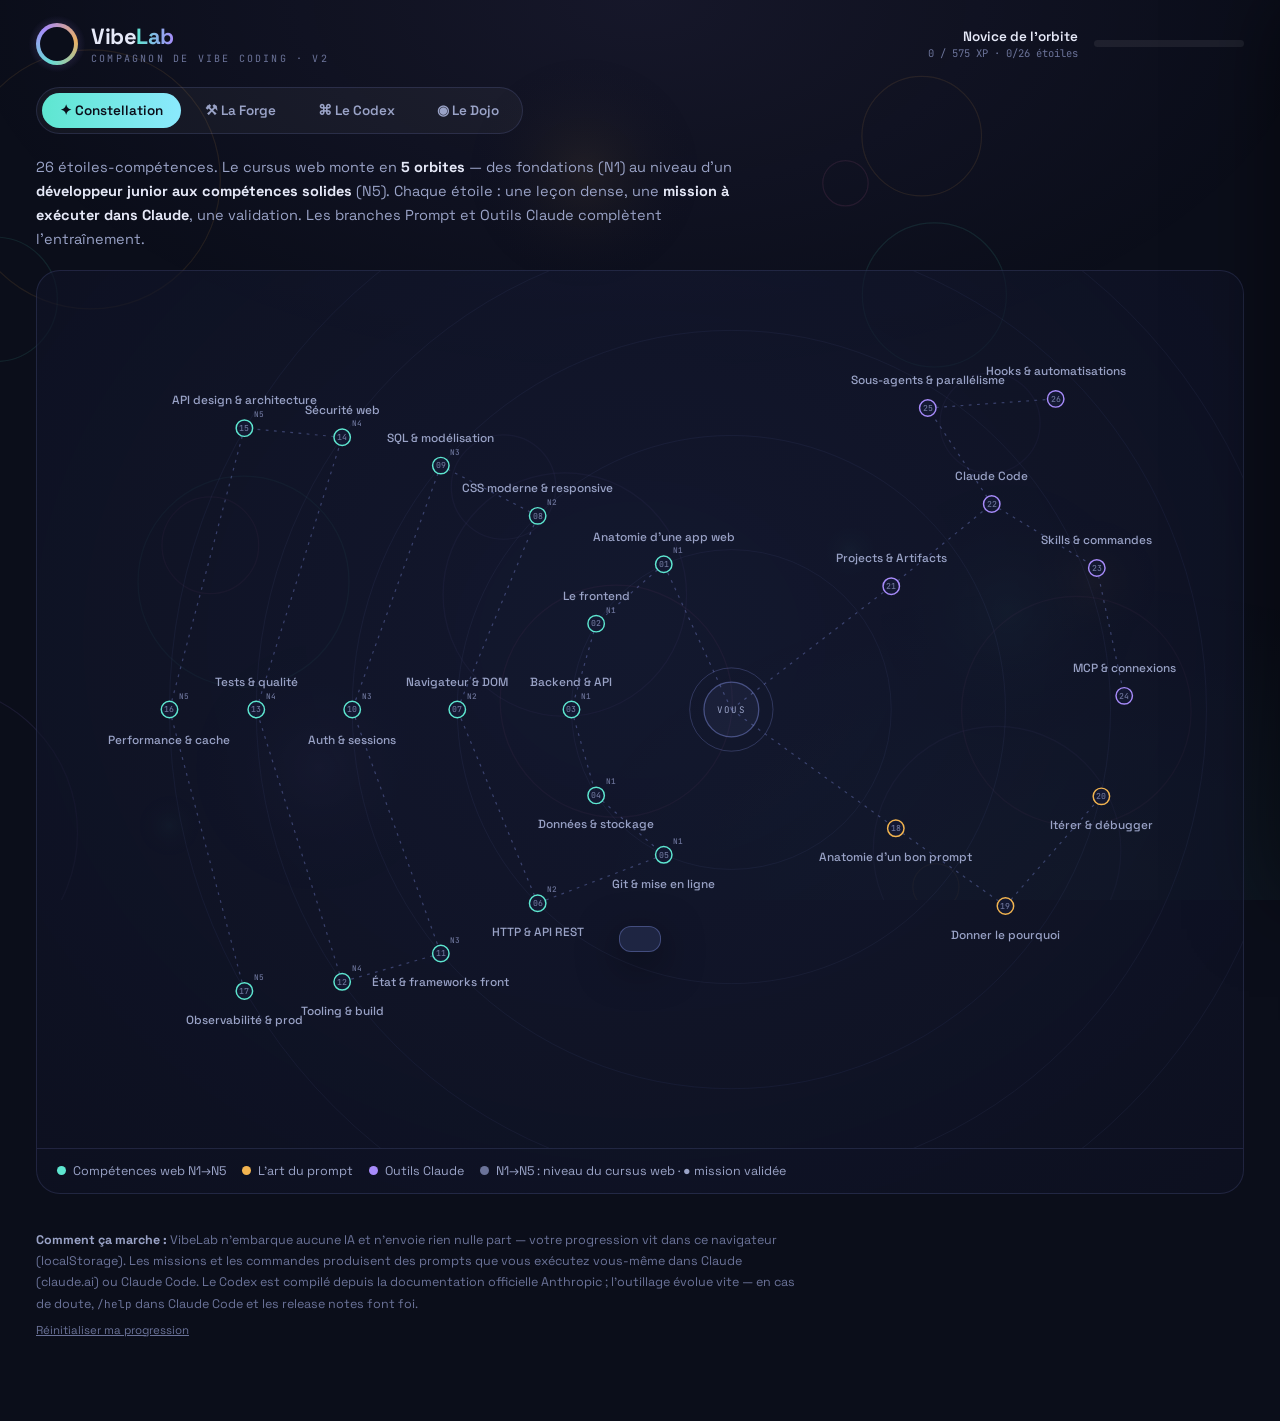
<file: vibelab/index.html>
<!doctype html>
<html lang="fr">
<head>
<meta charset="utf-8" />
<meta name="viewport" content="width=device-width, initial-scale=1" />
<title>VibeLab — Compagnon de vibe coding</title>
<meta name="description" content="Devenir expert du vibe coding avec Claude : constellation de compétences N1→N5, forge de prompts, codex de référence exhaustif (commandes, CLI, hooks, skills, artifacts). 100 % local, sans IA embarquée." />
<style>
  @import url('https://fonts.googleapis.com/css2?family=Space+Grotesk:wght@400;500;600;700&family=JetBrains+Mono:wght@400;600&display=swap');

  :root {
    --bg: #0B0E1A; --bg2: #111527; --card: #151A30; --card2: #1B2140;
    --line: rgba(148,163,255,0.14); --line-strong: rgba(148,163,255,0.32);
    --txt: #E6E9F8; --txt2: #9AA3C7; --txt3: #6B7399;
    --cyan: #5EE6D0; --amber: #F2B450; --violet: #A78BFA; --rose: #F472B6;
    --ok: #4ADE80;
    --mono: 'JetBrains Mono', monospace;
    --r: 16px;
  }
  * { box-sizing: border-box; }
  html, body { margin: 0; padding: 0; }
  body {
    background: var(--bg); color: var(--txt);
    font-family: 'Space Grotesk', sans-serif;
    min-height: 100vh; overflow-x: hidden;
    -webkit-font-smoothing: antialiased;
  }
  ::selection { background: rgba(167,139,250,0.3); }
  button { font-family: inherit; }

  #bg { position: fixed; inset: 0; z-index: 0; }
  .veil { position: fixed; inset: 0; z-index: 1; pointer-events: none;
    background: radial-gradient(ellipse 90% 70% at 50% 0%, rgba(167,139,250,0.07), transparent 60%),
                radial-gradient(ellipse 70% 60% at 85% 100%, rgba(94,230,208,0.05), transparent 60%); }

  .shell { position: relative; z-index: 2; max-width: 1320px; margin: 0 auto; padding: 0 clamp(14px, 3vw, 36px) 80px; }

  /* ── header ── */
  header { display: flex; align-items: center; justify-content: space-between; gap: 14px; padding: 22px 0 16px; flex-wrap: wrap; }
  .brand { display: flex; align-items: center; gap: 13px; }
  .brand-orb {
    width: 42px; height: 42px; border-radius: 50%; position: relative; flex-shrink: 0;
    background: conic-gradient(from 200deg, var(--cyan), var(--violet), var(--amber), var(--cyan));
    animation: spin 14s linear infinite;
  }
  .brand-orb::after { content: ''; position: absolute; inset: 4px; border-radius: 50%; background: var(--bg); }
  .brand-orb::before { content: ''; position: absolute; inset: -8px; border-radius: 50%;
    background: radial-gradient(circle, rgba(167,139,250,0.35), transparent 70%); }
  @keyframes spin { to { transform: rotate(360deg); } }
  .brand h1 { margin: 0; font-size: 22px; font-weight: 700; letter-spacing: -0.02em; }
  .brand h1 span { background: linear-gradient(90deg, var(--cyan), var(--violet)); -webkit-background-clip: text; background-clip: text; color: transparent; }
  .brand small { display: block; font-family: var(--mono); font-size: 10px; letter-spacing: 0.22em; text-transform: uppercase; color: var(--txt3); margin-top: 2px; }

  .hud { display: flex; align-items: center; gap: 16px; flex-wrap: wrap; }
  .level { text-align: right; }
  .level .lname { font-size: 13.5px; font-weight: 600; color: var(--txt); }
  .level .lxp { font-family: var(--mono); font-size: 10.5px; color: var(--txt3); margin-top: 1px; }
  .xpbar { width: 150px; height: 7px; border-radius: 99px; background: rgba(255,255,255,0.07); overflow: hidden; }
  .xpbar i { display: block; height: 100%; border-radius: 99px; width: 0%;
    background: linear-gradient(90deg, var(--cyan), var(--violet)); transition: width 600ms cubic-bezier(.2,.8,.2,1); }

  /* ── tabs ── */
  .tabs { display: inline-flex; gap: 6px; padding: 5px; border-radius: 99px;
    background: rgba(255,255,255,0.04); border: 1px solid var(--line); margin: 6px 0 22px; flex-wrap: wrap; }
  .tab { border: none; cursor: pointer; border-radius: 99px; padding: 9px 18px;
    font-size: 13.5px; font-weight: 600; color: var(--txt2); background: transparent; transition: all 200ms; }
  .tab[data-tab="sky"].active { color: #0B0E1A; background: linear-gradient(90deg, var(--cyan), #8BE9FD); }
  .tab[data-tab="forge"].active { color: #1A1206; background: linear-gradient(90deg, var(--amber), #F8D08A); }
  .tab[data-tab="codex"].active { color: #161029; background: linear-gradient(90deg, var(--violet), #C4B5FD); }
  .tab[data-tab="dojo"].active { color: #2A0E1C; background: linear-gradient(90deg, var(--rose), #F9A8D4); }

  .intro { max-width: 700px; margin: 0 0 18px; color: var(--txt2); font-size: 14.5px; line-height: 1.65; }
  .intro b { color: var(--txt); }

  /* ── constellation ── */
  .sky { position: relative; border-radius: 24px; border: 1px solid var(--line);
    background: radial-gradient(ellipse 80% 90% at 50% 40%, rgba(27,33,64,0.55), rgba(13,16,32,0.7)); overflow: hidden; }
  .sky svg { display: block; width: 100%; height: auto; }
  .orbit { fill: none; stroke: rgba(148,163,255,0.07); stroke-width: 1; }
  .edge { stroke: var(--line-strong); stroke-width: 1.3; stroke-dasharray: 3 6; }
  .edge.lit { stroke-dasharray: none; stroke-width: 2; filter: drop-shadow(0 0 6px currentColor); opacity: 0.9; }
  .star { cursor: pointer; }
  .star .halo { opacity: 0; transition: opacity 300ms; }
  .star:hover .halo, .star.done .halo { opacity: 1; }
  .star text { font-family: 'Space Grotesk', sans-serif; fill: var(--txt2); font-size: 13px; font-weight: 500; text-anchor: middle; pointer-events: none; }
  .star.done text { fill: var(--txt); font-weight: 600; }
  .star .num { font-family: var(--mono); font-size: 9px; fill: var(--txt3); }
  .star .lvl { font-family: var(--mono); font-size: 8.5px; fill: var(--txt3); }
  .hub-label { font-family: var(--mono); font-size: 10px; letter-spacing: 0.25em; fill: var(--txt2); text-anchor: middle; }
  .legend { display: flex; gap: 16px; flex-wrap: wrap; padding: 14px 20px; border-top: 1px solid var(--line); font-size: 12.5px; color: var(--txt2); }
  .legend span { display: inline-flex; align-items: center; gap: 7px; }
  .legend i { width: 9px; height: 9px; border-radius: 50%; display: inline-block; }

  /* ── forge ── */
  .forge-h2 { display: flex; align-items: baseline; gap: 12px; margin: 30px 0 6px; }
  .forge-h2:first-of-type { margin-top: 4px; }
  .forge-h2 h2 { margin: 0; font-size: 17px; font-weight: 700; }
  .forge-h2 small { font-size: 12.5px; color: var(--txt3); }
  .forge-grid { display: grid; grid-template-columns: repeat(auto-fill, minmax(330px, 1fr)); gap: 16px; margin-bottom: 8px; }
  .cmd select { width: 100%; border-radius: 10px; border: 1px solid var(--line); background: rgba(0,0,0,0.25);
    color: var(--txt); font-family: 'Space Grotesk', sans-serif; font-size: 13px; padding: 10px 12px; outline: none; }
  .cmd select:focus { border-color: rgba(242,180,80,0.5); }
  .cmd-out { display: none; flex-direction: column; gap: 10px; border-top: 1px dashed var(--line); padding-top: 12px; }
  .cmd-out.show { display: flex; }
  .vlist { display: grid; gap: 5px; }
  .vlist div { font-size: 12px; line-height: 1.5; display: flex; gap: 8px; align-items: flex-start; }
  .vlist .v-ok { color: var(--ok); }
  .vlist .v-bad { color: #FB7185; }
  .learnlist { margin: 0; padding-left: 18px; display: grid; gap: 5px; }
  .learnlist li { font-size: 12.3px; line-height: 1.55; color: var(--txt2); }
  .learnlist li::marker { color: var(--violet); }
  .learn-k { font-family: var(--mono); font-size: 9.5px; letter-spacing: 0.18em; text-transform: uppercase; color: var(--violet); }

  /* ── dojo ── */
  .dojo-setup { display: flex; flex-direction: column; gap: 16px; max-width: 720px; }
  .dojo-domains { display: flex; gap: 7px; flex-wrap: wrap; }
  .dojo-card { max-width: 720px; border: 1px solid var(--line); border-radius: 20px;
    background: linear-gradient(170deg, var(--card), var(--bg2)); padding: 26px; }
  .dojo-meta { display: flex; justify-content: space-between; align-items: center; gap: 10px;
    font-family: var(--mono); font-size: 11px; color: var(--txt3); margin-bottom: 16px; }
  .dojo-meta .streak { color: var(--rose); }
  .dojo-q { font-size: 16px; line-height: 1.6; color: var(--txt); margin-bottom: 8px; }
  .dojo-q .qk { display: block; font-family: var(--mono); font-size: 10px; letter-spacing: 0.18em;
    text-transform: uppercase; color: var(--rose); margin-bottom: 8px; }
  .dojo-q code, .dojo-ans code { font-family: var(--mono); font-size: 0.9em; color: #BFE8FF; }
  .dojo-answers { display: grid; gap: 9px; margin-top: 16px; }
  .dojo-ans { text-align: left; border: 1px solid var(--line); background: rgba(255,255,255,0.03);
    color: var(--txt2); border-radius: 12px; padding: 13px 15px; font-size: 13.5px; line-height: 1.5;
    cursor: pointer; font-family: 'Space Grotesk', sans-serif; transition: all 150ms; }
  .dojo-ans:hover:not(:disabled) { border-color: var(--line-strong); background: rgba(255,255,255,0.05); }
  .dojo-ans:disabled { cursor: default; opacity: 0.55; }
  .dojo-ans.good { border-color: rgba(74,222,128,0.6); background: rgba(74,222,128,0.1); color: var(--ok); opacity: 1; }
  .dojo-ans.bad { border-color: rgba(251,113,133,0.6); background: rgba(251,113,133,0.08); color: #FB7185; opacity: 1; }
  .dojo-note { margin-top: 14px; padding: 12px 14px; border-radius: 11px; background: rgba(255,255,255,0.04);
    border: 1px solid var(--line); font-size: 12.5px; line-height: 1.6; color: var(--txt2); }
  .dojo-end { text-align: center; padding: 10px 0; }
  .dojo-end .big { font-size: 42px; font-weight: 700; background: linear-gradient(90deg, var(--rose), var(--violet));
    -webkit-background-clip: text; background-clip: text; color: transparent; }
  .btn-rose { background: linear-gradient(90deg, var(--rose), #F9A8D4); color: #2A0E1C; }
  .cmd { border: 1px solid var(--line); border-radius: var(--r); background: linear-gradient(170deg, var(--card), var(--bg2));
    padding: 20px 20px 18px; display: flex; flex-direction: column; gap: 12px; transition: border-color 250ms, transform 250ms; }
  .cmd:hover { border-color: rgba(242,180,80,0.4); transform: translateY(-2px); }
  .cmd-head { display: flex; align-items: center; justify-content: space-between; gap: 10px; }
  .cmd-name { font-family: var(--mono); font-size: 15px; font-weight: 600; color: var(--amber); }
  .cmd-badge { font-family: var(--mono); font-size: 9.5px; letter-spacing: 0.14em; text-transform: uppercase;
    color: var(--txt3); border: 1px solid var(--line); border-radius: 99px; padding: 3px 9px; }
  .cmd-badge.used { color: var(--ok); border-color: rgba(74,222,128,0.4); }
  .cmd p { margin: 0; font-size: 13.5px; line-height: 1.55; color: var(--txt2); }
  .cmd label { font-family: var(--mono); font-size: 10px; letter-spacing: 0.14em; text-transform: uppercase; color: var(--txt3); }
  .cmd textarea, .cmd input { width: 100%; border-radius: 10px; border: 1px solid var(--line); background: rgba(0,0,0,0.25);
    color: var(--txt); font-family: 'Space Grotesk', sans-serif; font-size: 13.5px; padding: 10px 12px;
    resize: vertical; min-height: 38px; outline: none; }
  .cmd textarea { min-height: 70px; }
  .cmd textarea:focus, .cmd input:focus { border-color: rgba(242,180,80,0.5); }

  .btn { display: inline-flex; align-items: center; justify-content: center; gap: 8px;
    border: none; cursor: pointer; border-radius: 11px; padding: 11px 18px;
    font-size: 13.5px; font-weight: 600; transition: transform 150ms, filter 200ms; }
  .btn:active { transform: scale(0.97); }
  .btn-amber { background: linear-gradient(90deg, var(--amber), #F8D08A); color: #1A1206; }
  .btn-violet { background: linear-gradient(90deg, var(--violet), #C4B5FD); color: #161029; }
  .btn:hover { filter: brightness(1.08); }

  /* ── codex ── */
  .codex-bar { display: flex; gap: 12px; flex-wrap: wrap; align-items: center; margin-bottom: 16px; }
  .codex-search { flex: 1; min-width: 240px; position: relative; }
  .codex-search input { width: 100%; border-radius: 12px; border: 1px solid var(--line); background: rgba(0,0,0,0.3);
    color: var(--txt); font-family: 'Space Grotesk', sans-serif; font-size: 14.5px; padding: 13px 16px 13px 42px; outline: none; }
  .codex-search input:focus { border-color: rgba(167,139,250,0.5); }
  .codex-search::before { content: '⌕'; position: absolute; left: 15px; top: 50%; transform: translateY(-50%);
    color: var(--txt3); font-size: 18px; }
  .codex-count { font-family: var(--mono); font-size: 11px; color: var(--txt3); }
  .codex-chips { display: flex; gap: 7px; flex-wrap: wrap; margin-bottom: 20px; }
  .cchip { border: 1px solid var(--line); background: rgba(255,255,255,0.03); color: var(--txt2);
    border-radius: 99px; padding: 7px 14px; font-size: 12.5px; font-weight: 600; cursor: pointer; transition: all 180ms; }
  .cchip:hover { border-color: var(--line-strong); }
  .cchip.active { background: rgba(167,139,250,0.18); border-color: rgba(167,139,250,0.5); color: #D9CFFE; }
  .cchip .n { font-family: var(--mono); font-size: 10px; opacity: 0.7; margin-left: 5px; }

  .codex-section { margin-bottom: 26px; border: 1px solid var(--line); border-radius: 18px; overflow: hidden;
    background: linear-gradient(175deg, rgba(21,26,48,0.8), rgba(14,17,33,0.8)); }
  .cs-head { display: flex; align-items: center; gap: 13px; padding: 17px 20px; cursor: pointer; user-select: none; }
  .cs-head:hover { background: rgba(255,255,255,0.02); }
  .cs-ico { width: 38px; height: 38px; border-radius: 11px; display: flex; align-items: center; justify-content: center;
    font-family: var(--mono); font-size: 16px; font-weight: 600; flex-shrink: 0;
    background: rgba(255,255,255,0.05); border: 1px solid var(--line); }
  .cs-head h2 { margin: 0; font-size: 16.5px; font-weight: 700; flex: 1; }
  .cs-head h2 small { display: block; font-size: 12px; font-weight: 400; color: var(--txt3); margin-top: 2px; }
  .cs-count { font-family: var(--mono); font-size: 10.5px; color: var(--txt3); }
  .cs-arrow { color: var(--txt3); transition: transform 250ms; font-size: 13px; }
  .codex-section.open .cs-arrow { transform: rotate(90deg); }
  .cs-body { display: none; border-top: 1px solid var(--line); }
  .codex-section.open .cs-body { display: block; }
  .cs-intro { padding: 14px 20px 4px; font-size: 13.5px; line-height: 1.6; color: var(--txt2); }
  .cs-intro b { color: var(--txt); }
  .cs-intro code, .entry-desc code, .entry-note code {
    font-family: var(--mono); font-size: 0.88em; background: rgba(0,0,0,0.35);
    border: 1px solid var(--line); border-radius: 5px; padding: 1px 5px; color: #BFE8FF; }
  .entries { padding: 10px 12px 16px; display: grid; gap: 7px; }
  .entry { display: grid; grid-template-columns: minmax(150px, 230px) 1fr; gap: 6px 16px; align-items: baseline;
    padding: 10px 12px; border-radius: 11px; border: 1px solid transparent; transition: all 150ms; }
  .entry:hover { background: rgba(255,255,255,0.03); border-color: var(--line); }
  .entry-name { font-family: var(--mono); font-size: 12.5px; font-weight: 600; word-break: break-word; }
  .entry-name .tag { display: inline-block; font-size: 8.5px; letter-spacing: 0.1em; text-transform: uppercase;
    border-radius: 99px; padding: 2px 7px; margin-left: 7px; vertical-align: 2px;
    background: rgba(255,255,255,0.06); border: 1px solid var(--line); color: var(--txt3); font-weight: 400; }
  .entry-desc { font-size: 13px; line-height: 1.55; color: var(--txt2); }
  .entry-desc b { color: var(--txt); }
  .entry-note { grid-column: 1 / -1; font-size: 12px; line-height: 1.55; color: var(--txt3);
    border-left: 2px solid var(--line-strong); padding-left: 10px; margin-top: 2px; }
  .entry.hidden { display: none; }
  @media (max-width: 640px) { .entry { grid-template-columns: 1fr; } }

  /* ── panel ── */
  .scrim { position: fixed; inset: 0; z-index: 40; background: rgba(5,7,15,0.6); backdrop-filter: blur(3px);
    opacity: 0; pointer-events: none; transition: opacity 300ms; }
  .scrim.open { opacity: 1; pointer-events: auto; }
  .panel { position: fixed; top: 0; right: 0; bottom: 0; z-index: 50; width: min(560px, 100vw);
    background: linear-gradient(180deg, #141A33, #0E1224);
    border-left: 1px solid var(--line); box-shadow: -30px 0 80px rgba(0,0,0,0.5);
    transform: translateX(105%); transition: transform 380ms cubic-bezier(.2,.8,.2,1);
    display: flex; flex-direction: column; }
  .panel.open { transform: none; }
  .panel-head { padding: 22px 26px 16px; border-bottom: 1px solid var(--line); display: flex; gap: 14px; align-items: flex-start; }
  .panel-orb { width: 44px; height: 44px; border-radius: 50%; flex-shrink: 0; position: relative; }
  .panel-orb::after { content: ''; position: absolute; inset: -9px; border-radius: 50%; opacity: 0.5;
    background: radial-gradient(circle, currentColor, transparent 70%); }
  .panel-kicker { font-family: var(--mono); font-size: 10px; letter-spacing: 0.2em; text-transform: uppercase; margin-bottom: 5px; }
  .panel-head h2 { margin: 0; font-size: 21px; font-weight: 700; letter-spacing: -0.01em; line-height: 1.2; }
  .panel-close { margin-left: auto; flex-shrink: 0; width: 36px; height: 36px; border-radius: 10px; border: 1px solid var(--line);
    background: rgba(255,255,255,0.04); color: var(--txt2); cursor: pointer; font-size: 17px; }
  .panel-body { flex: 1; overflow-y: auto; padding: 22px 26px 30px; }
  .panel-body h3 { font-size: 12px; font-family: var(--mono); letter-spacing: 0.18em; text-transform: uppercase;
    color: var(--txt3); margin: 26px 0 10px; display: flex; align-items: center; gap: 9px; }
  .panel-body h3::after { content: ''; flex: 1; height: 1px; background: var(--line); }
  .panel-body h3:first-child { margin-top: 0; }
  .lesson { font-size: 14.5px; line-height: 1.7; color: var(--txt2); }
  .lesson p { margin: 0 0 12px; }
  .lesson b { color: var(--txt); font-weight: 600; }
  .lesson code { font-family: var(--mono); font-size: 0.86em; background: rgba(0,0,0,0.35);
    border: 1px solid var(--line); border-radius: 5px; padding: 1px 5px; color: #BFE8FF; }
  .lesson .visual { display: flex; gap: 8px; align-items: stretch; margin: 14px 0; flex-wrap: wrap; }
  .lesson .vbox { flex: 1; min-width: 110px; border: 1px solid var(--line); border-radius: 11px; padding: 10px 12px;
    background: rgba(255,255,255,0.03); text-align: center; }
  .lesson .vbox b { display: block; font-size: 13px; margin-bottom: 3px; }
  .lesson .vbox span { font-size: 11.5px; color: var(--txt3); line-height: 1.4; display: block; }
  .lesson .varrow { align-self: center; color: var(--txt3); font-size: 15px; }

  .mission { border: 1px solid rgba(167,139,250,0.3); border-radius: 14px; padding: 16px;
    background: linear-gradient(165deg, rgba(167,139,250,0.08), rgba(167,139,250,0.02)); }
  .mission-steps { margin: 0 0 14px; padding-left: 20px; font-size: 13.8px; line-height: 1.65; color: var(--txt2); }
  .mission-steps li { margin: 4px 0; }
  .mission-steps li::marker { color: var(--violet); font-weight: 600; }
  .promptbox { position: relative; border-radius: 11px; background: rgba(0,0,0,0.35); border: 1px solid var(--line);
    padding: 13px 14px; font-family: var(--mono); font-size: 12px; line-height: 1.65; color: #C9D2F0;
    white-space: pre-wrap; max-height: 240px; overflow-y: auto; }
  .promptbox .ph { color: var(--amber); }
  .mission .btn { margin-top: 12px; width: 100%; }

  .checks { display: grid; gap: 9px; }
  .check { display: flex; gap: 11px; align-items: flex-start; padding: 11px 13px; border-radius: 11px;
    border: 1px solid var(--line); background: rgba(255,255,255,0.03); cursor: pointer; transition: border-color 200ms; }
  .check:hover { border-color: var(--line-strong); }
  .check input { margin-top: 2px; accent-color: var(--ok); width: 16px; height: 16px; flex-shrink: 0; }
  .check span { font-size: 13.5px; line-height: 1.5; color: var(--txt2); }
  .complete-btn { width: 100%; margin-top: 16px; padding: 14px; font-size: 14.5px; }
  .complete-btn:disabled { opacity: 0.35; cursor: not-allowed; filter: none; }
  .done-note { display: flex; align-items: center; gap: 10px; margin-top: 16px; padding: 13px 15px; border-radius: 11px;
    background: rgba(74,222,128,0.1); border: 1px solid rgba(74,222,128,0.35); color: var(--ok); font-size: 13.5px; font-weight: 600; }

  .toast { position: fixed; left: 50%; bottom: 28px; transform: translateX(-50%) translateY(80px); z-index: 90;
    background: #1E2542; border: 1px solid var(--line-strong); color: var(--txt); border-radius: 12px;
    padding: 12px 20px; font-size: 13.5px; font-weight: 500; box-shadow: 0 12px 40px rgba(0,0,0,0.5);
    transition: transform 350ms cubic-bezier(.2,.8,.2,1); max-width: 90vw; text-align: center; }
  .toast.show { transform: translateX(-50%) translateY(0); }
  .toast b { color: var(--cyan); }

  footer { margin-top: 36px; font-size: 12.5px; line-height: 1.7; color: var(--txt3); max-width: 760px; }
  footer b { color: var(--txt2); }
  .reset { background: none; border: none; color: var(--txt3); font-size: 11.5px; cursor: pointer; text-decoration: underline; padding: 0; margin-top: 8px; }

  @media (max-width: 700px) {
    .hud .xpbar { width: 110px; }
    .panel { width: 100vw; }
    .legend { gap: 12px; padding: 12px 14px; }
  }
  @media (prefers-reduced-motion: reduce) {
    *, *::before, *::after { animation-duration: 0.01ms !important; transition-duration: 0.01ms !important; }
  }
</style>
</head>
<body>
<canvas id="bg"></canvas>
<div class="veil"></div>

<div class="shell">
  <header>
    <div class="brand">
      <div class="brand-orb"></div>
      <div>
        <h1>Vibe<span>Lab</span></h1>
        <small>Compagnon de vibe coding · v2</small>
      </div>
    </div>
    <div class="hud">
      <div class="level">
        <div class="lname" id="lvlName">—</div>
        <div class="lxp" id="lvlXp">0 XP</div>
      </div>
      <div class="xpbar"><i id="xpFill"></i></div>
    </div>
  </header>

  <nav class="tabs" role="tablist">
    <button class="tab active" data-tab="sky" role="tab">✦ Constellation</button>
    <button class="tab" data-tab="forge" role="tab">⚒ La Forge</button>
    <button class="tab" data-tab="codex" role="tab">⌘ Le Codex</button>
    <button class="tab" data-tab="dojo" role="tab">◉ Le Dojo</button>
  </nav>

  <!-- ════ CONSTELLATION ════ -->
  <section id="view-sky">
    <p class="intro">26 étoiles-compétences. Le cursus web monte en <b>5 orbites</b> — des fondations (N1) au niveau d'un <b>développeur junior aux compétences solides</b> (N5). Chaque étoile : une leçon dense, une <b>mission à exécuter dans Claude</b>, une validation. Les branches Prompt et Outils Claude complètent l'entraînement.</p>
    <div class="sky">
      <svg id="skySvg" viewBox="0 0 1320 960" aria-label="Constellation des compétences"></svg>
      <div class="legend" id="skyLegend"></div>
    </div>
  </section>

  <!-- ════ FORGE ════ -->
  <section id="view-forge" hidden>
    <p class="intro">La Forge applique les règles du <b>Codex</b> pour fabriquer du concret : des <b>fichiers prêts à installer</b> (skills, hooks, sous-agents, CLAUDE.md, MCP) avec validation des contraintes officielles et explication de chaque choix — et des <b>prompts experts</b> à coller dans Claude. On apprend en fabriquant.</p>
    <div id="forgeRoot"></div>
  </section>

  <!-- ════ DOJO ════ -->
  <section id="view-dojo" hidden>
    <p class="intro">Le Dojo entraîne votre <b>mémoire de l'outillage</b> : des séries de 10 questions tirées des 240 entrées du Codex. Reconnaître <code style="font-family:var(--mono);font-size:12px">/rewind</code> ou un événement de hook sans réfléchir, c'est ça, la fluidité d'un expert. Chaque bonne réponse = +1 XP (plafond <span id="dojoCap"></span> XP).</p>
    <div id="dojoRoot"></div>
  </section>

  <!-- ════ CODEX ════ -->
  <section id="view-codex" hidden>
    <p class="intro">La base de référence du vibe coder : <b>l'outillage Claude réel et complet</b> — commandes slash intégrées, CLI, raccourcis Mac, hooks, sous-agents, skills, mémoire, MCP, Artifacts, Projects. Cherchez, dépliez, apprenez. Compilé depuis la documentation officielle.</p>
    <div class="codex-bar">
      <div class="codex-search"><input id="codexSearch" type="search" placeholder="Chercher une commande, un concept, un flag… (ex. hooks, --resume, rewind)" /></div>
      <span class="codex-count" id="codexCount"></span>
    </div>
    <div class="codex-chips" id="codexChips"></div>
    <div id="codexSections"></div>
  </section>

  <footer>
    <b>Comment ça marche :</b> VibeLab n'embarque aucune IA et n'envoie rien nulle part — votre progression vit dans ce navigateur (localStorage). Les missions et les commandes produisent des prompts que vous exécutez vous-même dans Claude (claude.ai) ou Claude Code. Le Codex est compilé depuis la documentation officielle Anthropic ; l'outillage évolue vite — en cas de doute, <code style="font-family:var(--mono);font-size:11px">/help</code> dans Claude Code et les release notes font foi.
    <br /><button class="reset" id="resetBtn">Réinitialiser ma progression</button>
  </footer>
</div>

<div class="scrim" id="scrim"></div>
<aside class="panel" id="panel" role="dialog" aria-modal="true">
  <div class="panel-head">
    <div class="panel-orb" id="pOrb"></div>
    <div>
      <div class="panel-kicker" id="pKicker"></div>
      <h2 id="pTitle"></h2>
    </div>
    <button class="panel-close" id="pClose" aria-label="Fermer">✕</button>
  </div>
  <div class="panel-body" id="pBody"></div>
</aside>

<div class="toast" id="toast"></div>

<script src="data.js"></script>
<script>
'use strict';
/* VibeLab v2 — app shell. Toutes les données vivent dans data.js (window.VL). */

const { BRANCHES, NODES, EDGES, HUB, COMMANDS, CODEX, LEVEL_NAMES } = window.VL;

/* ── fond animé : orbes & cercles abstraits ── */
(function () {
  const cv = document.getElementById('bg');
  const ctx = cv.getContext('2d');
  let W, H;
  const ORBS = [];
  const COLS = ['94,230,208', '167,139,250', '242,180,80', '244,114,182'];
  function resize() {
    W = cv.width = innerWidth * devicePixelRatio;
    H = cv.height = innerHeight * devicePixelRatio;
    cv.style.width = innerWidth + 'px'; cv.style.height = innerHeight + 'px';
  }
  resize(); addEventListener('resize', resize);
  for (let i = 0; i < 22; i++) {
    ORBS.push({ x: Math.random(), y: Math.random(), r: (20 + Math.random() * 130) * devicePixelRatio,
      c: COLS[i % COLS.length], sp: 0.00004 + Math.random() * 0.00012, ph: Math.random() * Math.PI * 2,
      ring: Math.random() > 0.55 });
  }
  const reduced = matchMedia('(prefers-reduced-motion: reduce)').matches;
  let last = 0;
  function frame(t) {
    if (!reduced || !last) {
      ctx.clearRect(0, 0, W, H);
      ORBS.forEach(o => {
        const x = (o.x + Math.sin(t * o.sp + o.ph) * 0.06) * W;
        const y = (o.y + Math.cos(t * o.sp * 0.8 + o.ph) * 0.06) * H;
        if (o.ring) {
          ctx.strokeStyle = `rgba(${o.c},0.10)`; ctx.lineWidth = 1.2 * devicePixelRatio;
          ctx.beginPath(); ctx.arc(x, y, o.r, 0, Math.PI * 2); ctx.stroke();
        } else {
          const g = ctx.createRadialGradient(x, y, 0, x, y, o.r);
          g.addColorStop(0, `rgba(${o.c},0.07)`); g.addColorStop(1, 'rgba(0,0,0,0)');
          ctx.fillStyle = g; ctx.beginPath(); ctx.arc(x, y, o.r, 0, Math.PI * 2); ctx.fill();
        }
      });
      last = t;
    }
    if (!reduced) requestAnimationFrame(frame);
  }
  requestAnimationFrame(frame);
})();

/* ── état & progression ── */
const KEY = 'vibelab-v1';
let state = { done: [], used: [], checks: {}, dojoXp: 0 };
try { state = Object.assign(state, JSON.parse(localStorage.getItem(KEY)) || {}); } catch (e) {}
const save = () => { try { localStorage.setItem(KEY, JSON.stringify(state)); } catch (e) {} };

const XP_NODE = 15, XP_CMD = 5;
const DOJO_CAP = window.VL.DOJO_CAP || 120;
const MAX_XP = NODES.length * XP_NODE + COMMANDS.length * XP_CMD + DOJO_CAP;
const LEVELS = LEVEL_NAMES.map(([frac, name]) => [Math.round(frac * MAX_XP), name]);
function xp() { return state.done.filter(id => NODES.some(n => n.id === id)).length * XP_NODE
  + state.used.filter(id => COMMANDS.some(c => c.id === id)).length * XP_CMD
  + Math.min(state.dojoXp || 0, DOJO_CAP); }
function renderHud() {
  const v = xp();
  let name = LEVELS[0][1];
  LEVELS.forEach(([t, n]) => { if (v >= t) name = n; });
  document.getElementById('lvlName').textContent = name;
  document.getElementById('lvlXp').textContent =
    `${v} / ${MAX_XP} XP · ${state.done.filter(id => NODES.some(n => n.id === id)).length}/${NODES.length} étoiles`;
  document.getElementById('xpFill').style.width = Math.min(100, v / MAX_XP * 100) + '%';
}

/* ── toast & copie ── */
let toastT;
function toast(html) {
  const el = document.getElementById('toast');
  el.innerHTML = html; el.classList.add('show');
  clearTimeout(toastT); toastT = setTimeout(() => el.classList.remove('show'), 2600);
}
async function copyText(text, okMsg) {
  try { await navigator.clipboard.writeText(text); }
  catch (e) {
    const ta = document.createElement('textarea');
    ta.value = text; ta.style.position = 'fixed'; ta.style.opacity = '0';
    document.body.appendChild(ta); ta.select();
    try { document.execCommand('copy'); } catch (e2) {}
    ta.remove();
  }
  toast(okMsg || 'Prompt copié — collez-le dans <b>Claude</b> !');
}
const esc = s => s.replace(/&/g, '&amp;').replace(/</g, '&lt;').replace(/"/g, '&quot;');

/* ── constellation ── */
const SVG = document.getElementById('skySvg');
const NS = 'http://www.w3.org/2000/svg';
const nodeById = id => id === 'hub' ? HUB : NODES.find(n => n.id === id);

function renderSky() {
  SVG.innerHTML = '';
  // orbites de niveau (décor)
  (window.VL.ORBITS || []).forEach(r => {
    const c = document.createElementNS(NS, 'circle');
    c.setAttribute('cx', HUB.x); c.setAttribute('cy', HUB.y); c.setAttribute('r', r);
    c.setAttribute('class', 'orbit');
    SVG.appendChild(c);
  });
  EDGES.forEach(([a, b]) => {
    const A = nodeById(a), B = nodeById(b);
    if (!A || !B) return;
    const l = document.createElementNS(NS, 'line');
    l.setAttribute('x1', A.x); l.setAttribute('y1', A.y);
    l.setAttribute('x2', B.x); l.setAttribute('y2', B.y);
    l.setAttribute('class', 'edge');
    const target = b === 'hub' ? a : b;
    const n = nodeById(target);
    if (n && state.done.includes(n.id)) {
      l.classList.add('lit');
      l.style.color = BRANCHES[n.branch].raw;
      l.setAttribute('stroke', BRANCHES[n.branch].raw);
    }
    SVG.appendChild(l);
  });
  const hub = document.createElementNS(NS, 'g');
  hub.innerHTML = `
    <circle cx="${HUB.x}" cy="${HUB.y}" r="46" fill="none" stroke="rgba(148,163,255,0.25)" stroke-width="1">
      <animate attributeName="r" values="42;50;42" dur="6s" repeatCount="indefinite"/>
    </circle>
    <circle cx="${HUB.x}" cy="${HUB.y}" r="30" fill="rgba(148,163,255,0.06)" stroke="rgba(148,163,255,0.4)" stroke-width="1.4"/>
    <text class="hub-label" x="${HUB.x}" y="${HUB.y + 4}">VOUS</text>`;
  SVG.appendChild(hub);
  NODES.forEach((n, i) => {
    const done = state.done.includes(n.id);
    const col = BRANCHES[n.branch].raw;
    const g = document.createElementNS(NS, 'g');
    g.setAttribute('class', 'star' + (done ? ' done' : ''));
    g.setAttribute('role', 'button'); g.setAttribute('tabindex', '0');
    g.setAttribute('aria-label', n.title);
    const labelDy = n.labelDy != null ? n.labelDy : (n.y > HUB.y ? 36 : -26);
    g.innerHTML = `
      <circle class="halo" cx="${n.x}" cy="${n.y}" r="24" fill="${col}" opacity="0.18"/>
      <circle class="core" cx="${n.x}" cy="${n.y}" r="${done ? 11 : 9}"
        fill="${done ? col : 'rgba(20,26,51,0.9)'}"
        stroke="${col}" stroke-width="${done ? 0 : 1.6}"
        ${done ? `filter="drop-shadow(0 0 8px ${col})"` : ''}/>
      ${done ? `<path d="M ${n.x - 4} ${n.y} l 3 3.5 l 5.5 -7" stroke="#0B0E1A" stroke-width="2.2" fill="none" stroke-linecap="round" stroke-linejoin="round"/>`
             : `<text class="num" x="${n.x}" y="${n.y + 3}" text-anchor="middle">${String(i + 1).padStart(2, '0')}</text>`}
      ${n.level ? `<text class="lvl" x="${n.x + 16}" y="${n.y - 12}">N${n.level}</text>` : ''}
      <text x="${n.x}" y="${n.y + labelDy}">${n.title}</text>`;
    const open = () => openNode(n.id);
    g.addEventListener('click', open);
    g.addEventListener('keydown', e => { if (e.key === 'Enter' || e.key === ' ') { e.preventDefault(); open(); } });
    SVG.appendChild(g);
  });
  // légende
  document.getElementById('skyLegend').innerHTML =
    Object.values(BRANCHES).map(b => `<span><i style="background:${b.raw}"></i> ${b.label}</span>`).join('') +
    `<span><i style="background:var(--txt3)"></i> N1→N5 : niveau du cursus web · ● mission validée</span>`;
}

/* ── panneau de nœud ── */
const panel = document.getElementById('panel'), scrim = document.getElementById('scrim');
function openNode(id) {
  const n = nodeById(id);
  const br = BRANCHES[n.branch];
  const done = state.done.includes(id);
  document.getElementById('pOrb').style.cssText =
    `background: radial-gradient(circle at 35% 35%, ${br.raw}, transparent 75%), rgba(255,255,255,0.05); color: ${br.raw}; border: 1px solid ${br.raw}55;`;
  const k = document.getElementById('pKicker');
  k.textContent = br.label + (n.level ? ` · niveau ${n.level}` : '') + (done ? ' · mission validée ✓' : '');
  k.style.color = br.raw;
  document.getElementById('pTitle').textContent = n.title;

  const saved = state.checks[id] || [];
  const promptHtml = esc(n.prompt).replace(/\[([^\]]+)\]/g, '<span class="ph">[$1]</span>');

  document.getElementById('pBody').innerHTML = `
    <h3>La leçon</h3>
    <div class="lesson">${n.lesson}</div>
    <h3>Mission dans Claude</h3>
    <div class="mission">
      <ol class="mission-steps">${n.steps.map(s => `<li>${s}</li>`).join('')}</ol>
      <div class="promptbox">${promptHtml}</div>
      <button class="btn btn-violet" id="copyMission">⧉ Copier le prompt de mission</button>
    </div>
    <h3>Validation</h3>
    <div class="checks">
      ${n.checks.map((c, i) => `
        <label class="check"><input type="checkbox" data-i="${i}" ${saved.includes(i) || done ? 'checked' : ''} ${done ? 'disabled' : ''}/><span>${c}</span></label>`).join('')}
    </div>
    ${done
      ? `<div class="done-note">✓ Mission accomplie — étoile allumée (+${XP_NODE} XP)</div>`
      : `<button class="btn btn-violet complete-btn" id="completeBtn" disabled>Mission accomplie → allumer l’étoile</button>`}
  `;

  document.getElementById('copyMission').addEventListener('click', () =>
    copyText(n.prompt, 'Mission copiée — à coller dans <b>Claude</b>. Remplacez les <b>[crochets]</b> !'));

  if (!done) {
    const boxes = [...document.querySelectorAll('#pBody .check input')];
    const btn = document.getElementById('completeBtn');
    const sync = () => {
      const on = boxes.filter(b => b.checked).map(b => +b.dataset.i);
      state.checks[id] = on; save();
      btn.disabled = on.length !== n.checks.length;
    };
    boxes.forEach(b => b.addEventListener('change', sync));
    sync();
    btn.addEventListener('click', () => {
      state.done.push(id); save();
      renderSky(); renderHud(); closePanel();
      toast(`✨ <b>${n.title}</b> validée · +${XP_NODE} XP`);
    });
  }
  panel.classList.add('open'); scrim.classList.add('open');
}
function closePanel() { panel.classList.remove('open'); scrim.classList.remove('open'); }
document.getElementById('pClose').addEventListener('click', closePanel);
scrim.addEventListener('click', closePanel);
document.addEventListener('keydown', e => { if (e.key === 'Escape') closePanel(); });

/* ── forge ── */
function fieldHtml(c, f) {
  if (f.type === 'select') return `<select id="${c.id}-${f.key}">${f.options.map(([v, l]) => `<option value="${v}">${esc(l)}</option>`).join('')}</select>`;
  if (f.type === 'textarea') return `<textarea id="${c.id}-${f.key}" placeholder="${esc(f.ph || '')}"></textarea>`;
  return `<input id="${c.id}-${f.key}" type="text" placeholder="${esc(f.ph || '')}" />`;
}
function renderForge() {
  const root = document.getElementById('forgeRoot');
  root.innerHTML = '';
  const groups = [
    ['artefact', "Forges d'artefacts", 'de vrais fichiers et configs, règles du Codex appliquées et validées'],
    ['prompt', 'Forges de prompts', 'des prompts experts à coller dans Claude ou Claude Code'],
  ];
  groups.forEach(([cat, title, sub]) => {
    const h = document.createElement('div');
    h.className = 'forge-h2';
    h.innerHTML = `<h2>${cat === 'artefact' ? '🛠' : '⚒'} ${title}</h2><small>${sub}</small>`;
    root.appendChild(h);
    const grid = document.createElement('div');
    grid.className = 'forge-grid';
    COMMANDS.filter(c => (c.cat || 'prompt') === cat).forEach(c => {
      const used = state.used.includes(c.id);
      const card = document.createElement('div');
      card.className = 'cmd';
      card.innerHTML = `
        <div class="cmd-head">
          <span class="cmd-name">${c.name}${c.cc ? ' <span class="tag" style="font-size:8.5px;letter-spacing:0.1em;border:1px solid var(--line);border-radius:99px;padding:2px 7px;color:var(--txt3);vertical-align:3px">CC</span>' : ''}</span>
          <span class="cmd-badge ${used ? 'used' : ''}">${used ? '✓ utilisée' : '+' + XP_CMD + ' xp'}</span>
        </div>
        <p>${c.desc}</p>
        ${c.fields.map(f => `<div><label for="${c.id}-${f.key}">${f.label}</label>${fieldHtml(c, f)}</div>`).join('')}
        <button class="btn btn-amber">⚒ Forger</button>
        <div class="cmd-out" id="${c.id}-out"></div>`;
      card.querySelector('button.btn-amber').addEventListener('click', () => {
        const vals = {};
        c.fields.forEach(f => { vals[f.key] = document.getElementById(`${c.id}-${f.key}`).value.trim(); });
        const content = c.build(vals);
        const out = document.getElementById(`${c.id}-out`);
        const checks = c.check ? c.check(vals) : [];
        const allOk = checks.every(x => x.ok);
        out.innerHTML = `
          ${checks.length ? `<div class="vlist">${checks.map(x => `<div class="${x.ok ? 'v-ok' : 'v-bad'}"><span>${x.ok ? '✓' : '✕'}</span><span>${x.msg}</span></div>`).join('')}</div>` : ''}
          <div class="promptbox" style="max-height:300px">${esc(content).replace(/\[([^\]\n]{1,80})\]/g, '<span class="ph">[$1]</span>')}</div>
          <button class="btn ${c.cat === 'artefact' ? 'btn-violet' : 'btn-amber'}" style="width:100%">⧉ Copier ${c.cat === 'artefact' ? "l'artefact" : 'le prompt'}</button>
          ${c.learn ? `<div><div class="learn-k">Ce que cette forge vous apprend</div><ul class="learnlist">${c.learn.map(l => `<li>${l}</li>`).join('')}</ul></div>` : ''}`;
        out.classList.add('show');
        out.querySelector('button').addEventListener('click', () =>
          copyText(content, `<b>${c.name}</b> copié${allOk ? '' : ' (⚠ corrigez les points en rouge avant usage)'} !`));
        if (!state.used.includes(c.id)) { state.used.push(c.id); save(); renderHud();
          card.querySelector('.cmd-badge').className = 'cmd-badge used';
          card.querySelector('.cmd-badge').textContent = '✓ utilisée'; }
      });
      grid.appendChild(card);
    });
    root.appendChild(grid);
  });
}

/* ── dojo ── */
const plainText = s => { const d = document.createElement('div'); d.innerHTML = s; return d.textContent || ''; };
let dojo = null;
function dojoPool(sectionId) {
  const secs = CODEX.filter(s => sectionId === 'all' || s.id === sectionId);
  const pool = [];
  secs.forEach(s => s.entries.forEach(e => pool.push({ s, e })));
  return pool;
}
function makeQuestion(pool) {
  const pick = arr => arr[Math.floor(Math.random() * arr.length)];
  const item = pick(pool);
  const sameSec = pool.filter(x => x.s.id === item.s.id && x.e !== item.e);
  const distractors = [];
  const src = sameSec.length >= 3 ? sameSec : pool.filter(x => x.e !== item.e);
  while (distractors.length < 3 && src.length) {
    const d = pick(src);
    if (!distractors.includes(d) && d.e !== item.e) distractors.push(d);
  }
  const nameToDesc = Math.random() < 0.45;
  const trunc = (t, n) => { t = plainText(t); return t.length > n ? t.slice(0, n - 1) + '…' : t; };
  if (nameToDesc) {
    return {
      kicker: item.s.title,
      text: `Que fait <code>${esc(item.e.name)}</code> ?`,
      answers: [item, ...distractors].map(x => ({ label: trunc(x.e.desc, 150), good: x === item })),
      note: `<b style="color:var(--txt)">${esc(item.e.name)}</b> — ${plainText(item.e.desc)}`,
    };
  }
  return {
    kicker: item.s.title,
    text: `« ${esc(trunc(item.e.desc, 170))} » — de quoi parle-t-on ?`,
    answers: [item, ...distractors].map(x => ({ label: trunc(x.e.name, 80), good: x === item })),
    note: `<b style="color:var(--txt)">${esc(item.e.name)}</b> — ${plainText(item.e.desc)}`,
  };
}
function startDojo(sectionId) {
  const pool = dojoPool(sectionId);
  const qs = [];
  for (let i = 0; i < 10; i++) qs.push(makeQuestion(pool));
  dojo = { qs, i: 0, score: 0, streak: 0, best: 0, section: sectionId };
  renderDojoQuestion();
}
function renderDojoSetup() {
  const root = document.getElementById('dojoRoot');
  document.getElementById('dojoCap').textContent = DOJO_CAP;
  root.innerHTML = `
    <div class="dojo-setup">
      <div>
        <div class="learn-k" style="margin-bottom:8px">Choisissez votre domaine</div>
        <div class="dojo-domains">
          <button class="cchip active" data-d="all">Tout le Codex<span class="n">${CODEX.reduce((s, x) => s + x.entries.length, 0)}</span></button>
          ${CODEX.map(s => `<button class="cchip" data-d="${s.id}">${s.short}<span class="n">${s.entries.length}</span></button>`).join('')}
        </div>
      </div>
      <div style="font-family:var(--mono);font-size:11px;color:var(--txt3)">XP Dojo : ${Math.min(state.dojoXp || 0, DOJO_CAP)} / ${DOJO_CAP}</div>
      <button class="btn btn-rose" style="align-self:flex-start;padding:13px 26px" id="dojoStart">◉ Lancer une série de 10</button>
    </div>`;
  let domain = 'all';
  root.querySelectorAll('.cchip').forEach(b => b.addEventListener('click', () => {
    domain = b.dataset.d;
    root.querySelectorAll('.cchip').forEach(x => x.classList.toggle('active', x === b));
  }));
  document.getElementById('dojoStart').addEventListener('click', () => startDojo(domain));
}
function renderDojoQuestion() {
  const root = document.getElementById('dojoRoot');
  if (dojo.i >= dojo.qs.length) {
    const gained = dojo.score;
    const before = Math.min(state.dojoXp || 0, DOJO_CAP);
    state.dojoXp = (state.dojoXp || 0) + gained; save(); renderHud();
    const capped = Math.min(state.dojoXp, DOJO_CAP) - before;
    root.innerHTML = `
      <div class="dojo-card dojo-end">
        <div class="big">${dojo.score}/10</div>
        <p style="color:var(--txt2);font-size:14px;margin:8px 0 4px">${dojo.score >= 9 ? 'Réflexes d’expert — le Codex est dans vos doigts.' : dojo.score >= 6 ? 'Solide. Encore quelques séries et ce sera automatique.' : 'Le Codex est ouvert à côté — refaites une série sur le même domaine.'}</p>
        <p style="font-family:var(--mono);font-size:11px;color:var(--txt3)">meilleure série : ${dojo.best} d'affilée · +${capped} XP</p>
        <div style="display:flex;gap:10px;justify-content:center;margin-top:14px;flex-wrap:wrap">
          <button class="btn btn-rose" id="dojoAgain">Rejouer ce domaine</button>
          <button class="btn btn-ghost" id="dojoBack" style="background:rgba(255,255,255,0.06);color:var(--txt2);border:1px solid var(--line)">Changer de domaine</button>
        </div>
      </div>`;
    document.getElementById('dojoAgain').addEventListener('click', () => startDojo(dojo.section));
    document.getElementById('dojoBack').addEventListener('click', renderDojoSetup);
    return;
  }
  const q = dojo.qs[dojo.i];
  root.innerHTML = `
    <div class="dojo-card">
      <div class="dojo-meta">
        <span>question ${dojo.i + 1} / ${dojo.qs.length}</span>
        <span>score ${dojo.score}${dojo.streak >= 2 ? ` <span class="streak">· ${dojo.streak} d'affilée 🔥</span>` : ''}</span>
      </div>
      <div class="dojo-q"><span class="qk">${esc(q.kicker)}</span>${q.text}</div>
      <div class="dojo-answers">
        ${q.answers.map((a, i) => `<button class="dojo-ans" data-i="${i}">${esc(a.label)}</button>`).join('')}
      </div>
      <div id="dojoNote"></div>
    </div>`;
  // mélange visuel des réponses
  const wrap = root.querySelector('.dojo-answers');
  [...wrap.children].sort(() => Math.random() - 0.5).forEach(b => wrap.appendChild(b));
  wrap.querySelectorAll('.dojo-ans').forEach(btn => btn.addEventListener('click', () => {
    const a = q.answers[+btn.dataset.i];
    wrap.querySelectorAll('.dojo-ans').forEach(b => {
      b.disabled = true;
      if (q.answers[+b.dataset.i].good) b.classList.add('good');
    });
    if (a.good) { dojo.score++; dojo.streak++; dojo.best = Math.max(dojo.best, dojo.streak); }
    else { btn.classList.add('bad'); dojo.streak = 0; }
    document.getElementById('dojoNote').innerHTML = `
      <div class="dojo-note">${a.good ? '✓ Exact. ' : '✕ '} ${q.note}</div>
      <button class="btn btn-rose" style="margin-top:12px" id="dojoNext">${dojo.i + 1 < dojo.qs.length ? 'Question suivante →' : 'Voir le score'}</button>`;
    document.getElementById('dojoNext').addEventListener('click', () => { dojo.i++; renderDojoQuestion(); });
  }));
}

/* ── codex ── */
let codexFilter = 'all';
function renderCodexChips() {
  const el = document.getElementById('codexChips');
  const total = CODEX.reduce((s, x) => s + x.entries.length, 0);
  el.innerHTML = `<button class="cchip ${codexFilter === 'all' ? 'active' : ''}" data-id="all">Tout<span class="n">${total}</span></button>` +
    CODEX.map(s => `<button class="cchip ${codexFilter === s.id ? 'active' : ''}" data-id="${s.id}">${s.short}<span class="n">${s.entries.length}</span></button>`).join('');
  el.querySelectorAll('.cchip').forEach(b => b.addEventListener('click', () => {
    codexFilter = b.dataset.id; renderCodexChips(); applyCodexFilter();
  }));
}
function renderCodex() {
  const root = document.getElementById('codexSections');
  root.innerHTML = '';
  CODEX.forEach(s => {
    const sec = document.createElement('div');
    sec.className = 'codex-section';
    sec.dataset.id = s.id;
    sec.innerHTML = `
      <div class="cs-head">
        <div class="cs-ico" style="color:${s.color}">${s.icon}</div>
        <h2>${s.title}<small>${s.sub}</small></h2>
        <span class="cs-count">${s.entries.length}</span>
        <span class="cs-arrow">▶</span>
      </div>
      <div class="cs-body">
        ${s.intro ? `<div class="cs-intro">${s.intro}</div>` : ''}
        <div class="entries">
          ${s.entries.map(e => `
            <div class="entry" data-search="${esc((e.name + ' ' + e.desc + ' ' + (e.note || '') + ' ' + (e.tags || []).join(' ')).toLowerCase())}">
              <div class="entry-name" style="color:${s.color}">${esc(e.name)}${(e.tags || []).map(t => `<span class="tag">${t}</span>`).join('')}</div>
              <div class="entry-desc">${e.desc}</div>
              ${e.note ? `<div class="entry-note">${e.note}</div>` : ''}
            </div>`).join('')}
        </div>
      </div>`;
    sec.querySelector('.cs-head').addEventListener('click', () => sec.classList.toggle('open'));
    root.appendChild(sec);
  });
  applyCodexFilter();
}
function applyCodexFilter() {
  const q = document.getElementById('codexSearch').value.trim().toLowerCase();
  let visible = 0;
  document.querySelectorAll('.codex-section').forEach(sec => {
    const inFilter = codexFilter === 'all' || sec.dataset.id === codexFilter;
    let secCount = 0;
    sec.querySelectorAll('.entry').forEach(en => {
      const hit = !q || en.dataset.search.includes(q);
      en.classList.toggle('hidden', !hit);
      if (hit) secCount++;
    });
    const show = inFilter && secCount > 0;
    sec.style.display = show ? '' : 'none';
    if (show) visible += secCount;
    if (q && show) sec.classList.add('open');
    sec.querySelector('.cs-count').textContent = secCount;
  });
  document.getElementById('codexCount').textContent = `${visible} entrées`;
}
document.getElementById('codexSearch').addEventListener('input', applyCodexFilter);

/* ── tabs ── */
document.querySelectorAll('.tab').forEach(t => t.addEventListener('click', () => {
  document.querySelectorAll('.tab').forEach(x => x.classList.toggle('active', x === t));
  ['sky', 'forge', 'codex', 'dojo'].forEach(v => { document.getElementById('view-' + v).hidden = t.dataset.tab !== v; });
  if (t.dataset.tab === 'dojo' && !dojo) renderDojoSetup();
}));

/* ── reset ── */
document.getElementById('resetBtn').addEventListener('click', () => {
  if (confirm('Effacer toute votre progression VibeLab sur ce navigateur ?')) {
    state = { done: [], used: [], checks: {}, dojoXp: 0 }; save();
    dojo = null;
    renderSky(); renderHud(); renderForge(); renderDojoSetup();
    toast('Progression réinitialisée — nouvelle constellation ✨');
  }
});

renderSky(); renderHud(); renderForge(); renderCodexChips(); renderCodex(); renderDojoSetup();
</script>
</body>
</html>
</file>
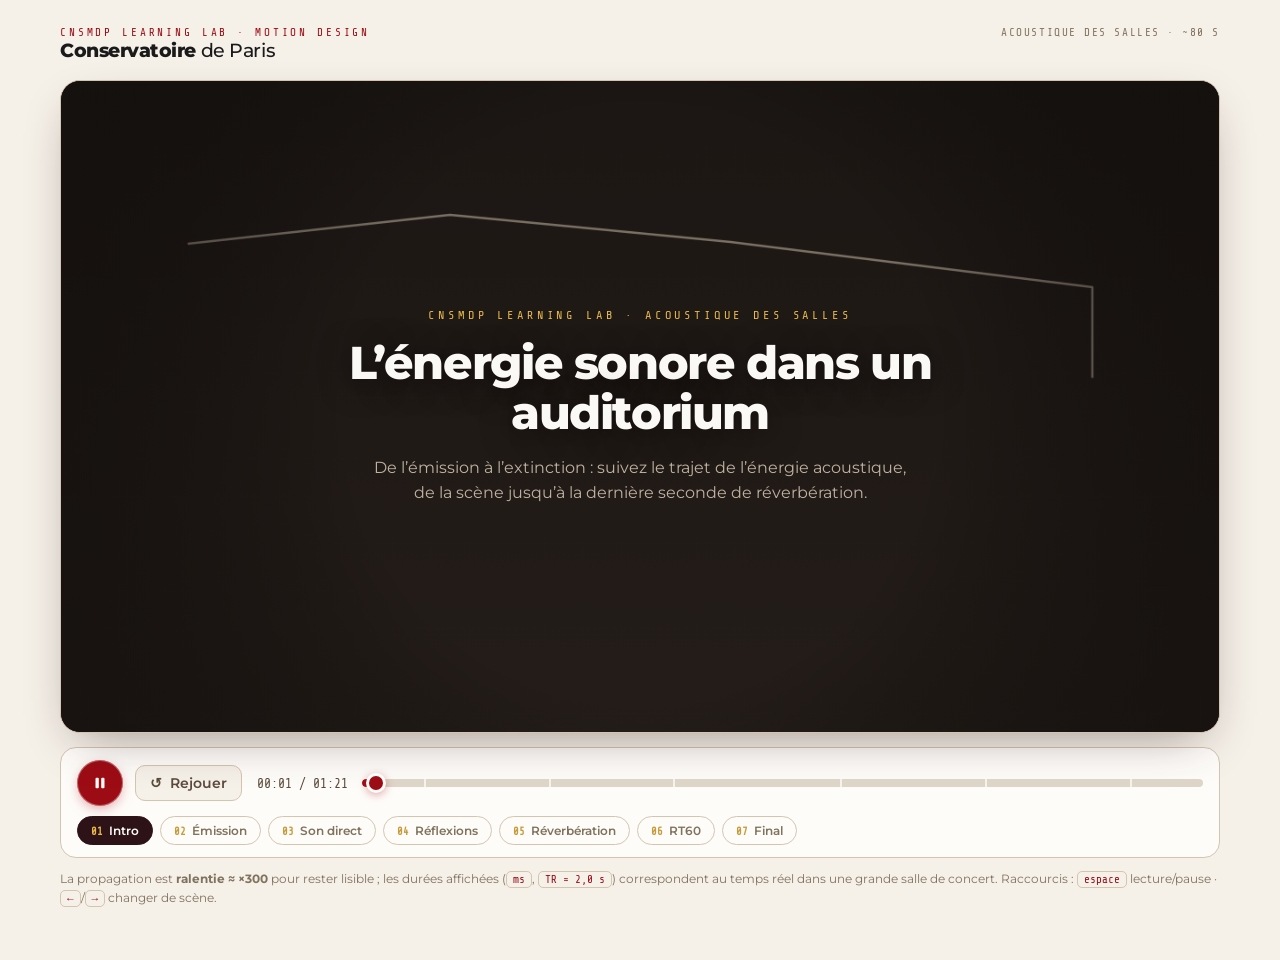
<file: motion-design-energie-sonore.html>
<!doctype html>
<html lang="fr">
<head>
<meta charset="utf-8" />
<meta name="viewport" content="width=device-width, initial-scale=1" />
<title>L'énergie sonore dans un auditorium — Motion design · CNSMDP Learning Lab</title>
<style>
  @import url('https://fonts.googleapis.com/css2?family=Montserrat:ital,wght@0,400;0,500;0,600;0,700;0,800;1,400&family=Share+Tech+Mono&display=swap');

  :root {
    --red: #9D0C15; --red-light: #B91C28;
    --amber: #C69B3A; --amber-bright: #E8B84B;
    --brown: #80735D; --brown-light: #A89B82; --brown-dark: #5C4A3A;
    --dark: #2D1318; --leather: #3D3229; --board: #2C2420; --hall: #241D19;
    --cream: #FAF9F5; --sand: #F5F0E8; --parchment: #FEFCF9;
    --warm-border: #D4C5B0; --track: #DDD5C8;
    --on-dark: #E8DFD0; --on-dark-2: #BFB3A0;
    --mono: 'Share Tech Mono', monospace;
  }
  * { box-sizing: border-box; }
  html, body { margin: 0; padding: 0; }
  body {
    background: var(--sand); color: var(--leather);
    font-family: 'Montserrat', sans-serif; -webkit-font-smoothing: antialiased;
    min-height: 100vh; display: flex; flex-direction: column; align-items: center;
  }
  ::selection { background: rgba(157,12,21,0.16); }

  header.page {
    width: 100%; max-width: 1240px; padding: 26px clamp(16px,4vw,40px) 10px;
    display: flex; align-items: baseline; justify-content: space-between; gap: 16px; flex-wrap: wrap;
  }
  .wordmark { font-weight: 800; font-size: 19px; letter-spacing: -0.025em; color: #1A1A1A; }
  .wordmark span { font-weight: 500; margin-left: 5px; }
  .kicker-top { font-family: var(--mono); font-size: 11px; letter-spacing: 0.26em; text-transform: uppercase; color: var(--red); }

  .stage-wrap {
    width: 100%; max-width: 1240px; padding: 8px clamp(16px,4vw,40px) 40px;
  }
  .frame {
    position: relative; border-radius: 20px; overflow: hidden;
    border: 1px solid var(--warm-border);
    background: var(--hall);
    box-shadow: 0 18px 50px -18px rgba(45,19,24,0.45);
  }
  canvas { display: block; width: 100%; height: auto; }

  /* ── caption overlay ── */
  .caption {
    position: absolute; left: clamp(14px,2.5vw,30px); bottom: clamp(14px,2.5vw,28px);
    max-width: min(460px, 62%);
    background: rgba(36,27,22,0.82); backdrop-filter: blur(6px);
    border: 1px solid rgba(212,197,176,0.22); border-radius: 14px;
    padding: 14px 18px 15px;
    opacity: 0; transform: translateY(10px);
    transition: opacity 450ms ease, transform 450ms ease;
    pointer-events: none;
  }
  .caption.show { opacity: 1; transform: none; }
  .caption .ck {
    font-family: var(--mono); font-size: 10.5px; letter-spacing: 0.22em;
    text-transform: uppercase; color: var(--amber-bright); margin-bottom: 6px;
  }
  .caption .ct { font-size: clamp(12.5px, 1.35vw, 14.5px); line-height: 1.6; color: var(--on-dark); }
  .caption .ct b { color: #F4D9B5; font-weight: 700; }

  /* ── big title overlay (intro / outro) ── */
  .titlecard {
    position: absolute; inset: 0; display: flex; flex-direction: column;
    align-items: center; justify-content: center; text-align: center; padding: 24px;
    opacity: 0; transition: opacity 600ms ease; pointer-events: none;
  }
  .titlecard.show { opacity: 1; }
  .titlecard .tk {
    font-family: var(--mono); font-size: clamp(10px,1.1vw,12px); letter-spacing: 0.32em;
    text-transform: uppercase; color: var(--amber-bright); margin-bottom: 16px;
  }
  .titlecard h1 {
    margin: 0; font-weight: 800; font-size: clamp(26px,4.2vw,46px);
    letter-spacing: -0.03em; line-height: 1.1; color: var(--cream);
    text-shadow: 0 4px 30px rgba(0,0,0,0.5); max-width: 700px;
  }
  .titlecard p {
    margin: 16px 0 0; font-size: clamp(13px,1.5vw,16px); color: var(--on-dark-2);
    max-width: 540px; line-height: 1.6;
  }

  /* ── controls ── */
  .controls {
    margin-top: 14px; background: var(--parchment);
    border: 1px solid var(--warm-border); border-radius: 16px;
    padding: 12px 16px; display: flex; flex-direction: column; gap: 10px;
  }
  .ctl-row { display: flex; align-items: center; gap: 12px; flex-wrap: wrap; }
  .btn {
    display: inline-flex; align-items: center; justify-content: center; gap: 8px;
    border: none; cursor: pointer; border-radius: 10px;
    font-family: 'Montserrat', sans-serif; font-weight: 600; font-size: 13.5px;
    transition: transform 120ms ease, background 160ms ease;
  }
  .btn:active { transform: scale(0.96); }
  .btn-play {
    width: 46px; height: 46px; flex-shrink: 0; border-radius: 50%;
    background: var(--red); color: #FEFCF9;
    box-shadow: inset 0 0 0 1px rgba(254,252,249,0.35), 0 4px 14px -4px rgba(157,12,21,0.5);
  }
  .btn-play:hover { background: var(--red-light); }
  .btn-ghost {
    padding: 9px 14px; background: var(--sand); color: var(--brown-dark);
    border: 1px solid var(--warm-border);
  }
  .btn-ghost:hover { background: #EFE8DB; }
  .time {
    font-family: var(--mono); font-size: 13px; color: var(--brown-dark);
    min-width: 96px; text-align: center;
  }
  .scrub { flex: 1; min-width: 160px; position: relative; height: 26px; display: flex; align-items: center; cursor: pointer; }
  .scrub .rail { position: absolute; left: 0; right: 0; height: 8px; border-radius: 9999px; background: var(--track); overflow: hidden; }
  .scrub .fill { position: absolute; left: 0; top: 0; bottom: 0; background: linear-gradient(90deg, var(--red), var(--red-light)); border-radius: 9999px; }
  .scrub .marks { position: absolute; left: 0; right: 0; height: 8px; pointer-events: none; }
  .scrub .mark { position: absolute; top: 0; bottom: 0; width: 2px; background: rgba(254,252,249,0.75); }
  .scrub .knob {
    position: absolute; width: 20px; height: 20px; border-radius: 50%;
    background: var(--red); border: 3px solid #FEFCF9; transform: translateX(-50%);
    box-shadow: 0 2px 8px rgba(157,12,21,0.35); pointer-events: none;
  }
  .chips { display: flex; gap: 7px; flex-wrap: wrap; }
  .chip {
    border: 1px solid var(--warm-border); background: transparent; color: var(--brown);
    border-radius: 9999px; padding: 6px 13px; cursor: pointer;
    font-family: 'Montserrat', sans-serif; font-weight: 600; font-size: 12px;
    transition: all 180ms ease;
  }
  .chip:hover { background: var(--sand); }
  .chip.active { background: var(--dark); border-color: var(--dark); color: #FEFCF9; }
  .chip .n { font-family: var(--mono); font-size: 10.5px; color: var(--amber); margin-right: 6px; }
  .chip.active .n { color: var(--amber-bright); }

  .footnote {
    margin-top: 12px; font-size: 12px; color: var(--brown); line-height: 1.55;
  }
  .footnote code { font-family: var(--mono); font-size: 11px; background: var(--sand); border: 1px solid var(--warm-border); border-radius: 5px; padding: 1px 6px; color: var(--red); }

  @media (prefers-reduced-motion: reduce) {
    .caption, .titlecard { transition: none; }
  }
</style>
</head>
<body>

<header class="page">
  <div>
    <div class="kicker-top">CNSMDP Learning Lab · Motion design</div>
    <div class="wordmark">Conservatoire<span>de Paris</span></div>
  </div>
  <div style="font-family:var(--mono);font-size:11px;letter-spacing:0.14em;text-transform:uppercase;color:var(--brown)">
    Acoustique des salles · ~80 s
  </div>
</header>

<div class="stage-wrap">
  <div class="frame" id="frame">
    <canvas id="cv" width="1280" height="720"></canvas>

    <div class="titlecard" id="titlecard">
      <div class="tk" id="tc-k"></div>
      <h1 id="tc-h"></h1>
      <p id="tc-p"></p>
    </div>

    <div class="caption" id="caption">
      <div class="ck" id="cap-k"></div>
      <div class="ct" id="cap-t"></div>
    </div>
  </div>

  <div class="controls">
    <div class="ctl-row">
      <button class="btn btn-play" id="btnPlay" aria-label="Lecture / pause"></button>
      <button class="btn btn-ghost" id="btnRestart" title="Revenir au début">↺&nbsp; Rejouer</button>
      <div class="time" id="time">00:00 / 00:00</div>
      <div class="scrub" id="scrub" role="slider" aria-label="Position de lecture" aria-valuemin="0" aria-valuemax="100" tabindex="0">
        <div class="rail"><div class="fill" id="fill"></div><div class="marks" id="marks"></div></div>
        <div class="knob" id="knob"></div>
      </div>
    </div>
    <div class="ctl-row">
      <div class="chips" id="chips"></div>
    </div>
  </div>

  <p class="footnote">
    La propagation est <b>ralentie ≈ ×300</b> pour rester lisible ; les durées affichées
    (<code>ms</code>, <code>TR ≈ 2,0 s</code>) correspondent au temps réel dans une grande salle de concert.
    Raccourcis : <code>espace</code> lecture/pause · <code>←</code>/<code>→</code> changer de scène.
  </p>
</div>

<script>
'use strict';
/* ════════════════════════════════════════════════════════════════
   L'ÉNERGIE SONORE DANS UN AUDITORIUM — motion design en canvas.
   Rendu 100 % déterministe : chaque image est une fonction pure du
   temps t, ce qui rend la frise navigable (scrub) sans état caché.
   ════════════════════════════════════════════════════════════════ */

const W = 1280, H = 720;
const cv = document.getElementById('cv');
const ctx = cv.getContext('2d');

/* ── palette ── */
const C = {
  hall: '#241D19', hallDeep: '#1C1714',
  shell: '#D4C5B0', wood: '#3D2F26', woodLight: '#54402F',
  seat: '#5C3A33', seatBack: '#6E463D',
  amber: '#C69B3A', amberBright: '#E8B84B', gold: '#F4D9B5',
  red: '#9D0C15', redLight: '#B91C28',
  cream: '#FAF9F5', onDark: '#E8DFD0', onDark2: '#BFB3A0',
};

/* ── géométrie de la salle (coupe longitudinale) ── */
// scène à gauche, parterre en gradins à droite, plafond à panneaux réflecteurs
const SHELL = [
  [140,180],[430,148],[740,178],[1140,228],   // plafond (3 pans)
  [1140,500],                                  // mur du fond
  [460,585],                                   // gradins (fond → premier rang)
  [460,530],[140,530],                         // nez de scène + plateau
];
const S = { x: 280, y: 472 };   // source (instrumentiste sur scène)
const L = { x: 880, y: 506 };   // auditeur (tête)

function rakeY(x) { return 585 - 85 * (x - 460) / 680; } // ligne des gradins

/* ── trajets : direct + premières réflexions (1 rebond) ── */
function pathLen(pts) {
  let d = 0;
  for (let i = 1; i < pts.length; i++) d += Math.hypot(pts[i][0]-pts[i-1][0], pts[i][1]-pts[i-1][1]);
  return d;
}
const PX_TO_MS = 0.073;          // échelle : ~25 m de salle pour 1000 px
const RAYS = [
  { id:'direct',  pts: [[S.x,S.y],[L.x,L.y]],                 label:'Son direct',        col:C.amberBright },
  { id:'floor',   pts: [[S.x,S.y],[372,530],[L.x,L.y]],       label:'Scène',             col:'#D88E4A' },
  { id:'ceil1',   pts: [[S.x,S.y],[540,160],[L.x,L.y]],       label:'Plafond 1',         col:'#C96F6F' },
  { id:'ceil2',   pts: [[S.x,S.y],[850,190],[L.x,L.y]],       label:'Plafond 2',         col:'#B8809C' },
  { id:'wall',    pts: [[S.x,S.y],[140,320],[L.x,L.y]],       label:'Paroi côté scène',  col:'#8E9C6B' },
  { id:'back',    pts: [[S.x,S.y],[1140,352],[L.x,L.y]],      label:'Mur du fond',       col:'#7E94B8' },
].map(r => ({ ...r, len: pathLen(r.pts), ms: Math.round(pathLen(r.pts) * PX_TO_MS) }));

const SOUND_PX_S = 240;          // vitesse du front à l'écran (≈ ×300 plus lent)

/* ── scènes ── */
const SCENES = [
  { id:'intro',  t0:0,  dur:6,  chip:'Intro' },
  { id:'source', t0:6,  dur:12, chip:'Émission' },
  { id:'direct', t0:18, dur:12, chip:'Son direct' },
  { id:'reflex', t0:30, dur:16, chip:'Réflexions' },
  { id:'reverb', t0:46, dur:14, chip:'Réverbération' },
  { id:'decay',  t0:60, dur:14, chip:'RT60' },
  { id:'outro',  t0:74, dur:7,  chip:'Final' },
];
const DUR = 81;

const CAPTIONS = {
  source: { k:'01 · L’émission',
    t:'L’instrument rayonne de l’<b>énergie acoustique</b> dans toutes les directions. Les fronts d’onde se propagent dans l’air à <b>343 m/s</b> et rencontrent les parois de la salle.' },
  direct: { k:'02 · Le son direct',
    t:'Suivons une seule impulsion. Le trajet le plus court atteint l’auditeur en premier : c’est le <b>son direct</b> (≈ 44 ms ici). Il porte la <b>précision</b> et la <b>localisation</b> de la source.' },
  reflex: { k:'03 · Les premières réflexions',
    t:'Plafond, parois, plancher de scène : chaque surface <b>renvoie l’énergie</b>. Arrivées moins de <b>80 ms</b> après le son direct, ces réflexions fusionnent avec lui : <b>clarté</b> et sensation d’<b>enveloppement</b>.' },
  reverb: { k:'04 · La réverbération',
    t:'Les réflexions se multiplient et se densifient : l’énergie devient un <b>champ diffus</b> qui remplit tout le volume. C’est la réverbération, le « halo » sonore de la salle.' },
  decay:  { k:'05 · La décroissance — RT60',
    t:'L’énergie décroît de façon <b>exponentielle</b>. Le temps nécessaire pour perdre <b>60 dB</b> est le <b>temps de réverbération</b> : ici TR ≈ 2,0 s, typique d’une grande salle de concert.' },
};
const TITLES = {
  intro: { k:'CNSMDP Learning Lab · Acoustique des salles',
           h:'L’énergie sonore dans un auditorium',
           p:'De l’émission à l’extinction : suivez le trajet de l’énergie acoustique, de la scène jusqu’à la dernière seconde de réverbération.' },
  outro: { k:'À retenir',
           h:'Direct + réflexions + réverbération',
           p:'La signature acoustique d’une salle, c’est l’équilibre entre le son direct (précision), les premières réflexions (clarté, enveloppement) et la réverbération (ampleur, fondu).' },
};

/* ── aléatoire déterministe ── */
function mulberry32(a) {
  return function () {
    a |= 0; a = a + 0x6D2B79F5 | 0;
    let t = Math.imul(a ^ a >>> 15, 1 | a);
    t = t + Math.imul(t ^ t >>> 7, 61 | t) ^ t;
    return ((t ^ t >>> 14) >>> 0) / 4294967296;
  };
}
function pointInShell(x, y) {
  let inside = false;
  for (let i = 0, j = SHELL.length - 1; i < SHELL.length; j = i++) {
    const [xi, yi] = SHELL[i], [xj, yj] = SHELL[j];
    if ((yi > y) !== (yj > y) && x < (xj - xi) * (y - yi) / (yj - yi) + xi) inside = !inside;
  }
  return inside;
}

/* particules du champ diffus */
const PARTICLES = (() => {
  const rnd = mulberry32(20260611), out = [];
  while (out.length < 150) {
    const x = 160 + rnd() * 960, y = 165 + rnd() * 400;
    if (pointInShell(x, y)) out.push({ x, y, r: 1.2 + rnd() * 2.4, ph: rnd() * Math.PI * 2, sp: 0.5 + rnd() * 1.4 });
  }
  return out;
})();

/* échogramme : queue diffuse après les premières réflexions */
const TAIL = (() => {
  const rnd = mulberry32(424242), out = [];
  let ms = 96;
  while (ms < 360) {
    out.push({ ms, a: Math.exp(-(ms - 90) / 110) * (0.45 + rnd() * 0.5) });
    ms += 4 + rnd() * 9;
  }
  return out;
})();

/* ── easing / utilitaires ── */
const clamp01 = v => Math.max(0, Math.min(1, v));
const easeOut = p => 1 - Math.pow(1 - p, 3);
const easeIn  = p => p * p * p;
// fenêtre [a,b] avec fondu f
function win(t, a, b, f = 0.6) {
  if (t < a || t > b) return 0;
  return Math.min(clamp01((t - a) / f), clamp01((b - t) / f));
}
function lerpPt(p, q, k) { return [p[0] + (q[0]-p[0]) * k, p[1] + (q[1]-p[1]) * k]; }
function pointAlong(pts, d) {
  for (let i = 1; i < pts.length; i++) {
    const seg = Math.hypot(pts[i][0]-pts[i-1][0], pts[i][1]-pts[i-1][1]);
    if (d <= seg) return lerpPt(pts[i-1], pts[i], d / seg);
    d -= seg;
  }
  return pts[pts.length - 1].slice();
}
function strokePartial(pts, k) {
  const total = pathLen(pts);
  let remain = total * clamp01(k);
  ctx.beginPath();
  ctx.moveTo(pts[0][0], pts[0][1]);
  for (let i = 1; i < pts.length && remain > 0; i++) {
    const seg = Math.hypot(pts[i][0]-pts[i-1][0], pts[i][1]-pts[i-1][1]);
    if (remain >= seg) { ctx.lineTo(pts[i][0], pts[i][1]); remain -= seg; }
    else { const p = lerpPt(pts[i-1], pts[i], remain / seg); ctx.lineTo(p[0], p[1]); remain = 0; }
  }
  ctx.stroke();
}

/* ── décor : la salle ── */
function shellPath() {
  ctx.beginPath();
  ctx.moveTo(SHELL[0][0], SHELL[0][1]);
  for (let i = 1; i < SHELL.length; i++) ctx.lineTo(SHELL[i][0], SHELL[i][1]);
  ctx.closePath();
}

function drawHall(t, energyGlow) {
  // fond
  const bg = ctx.createLinearGradient(0, 0, 0, H);
  bg.addColorStop(0, C.hallDeep); bg.addColorStop(1, C.hall);
  ctx.fillStyle = bg; ctx.fillRect(0, 0, W, H);

  // intro : la coupe se dessine au trait
  const draw = t < 6 ? easeOut(clamp01((t - 0.8) / 3.6)) : 1;
  const settled = t < 6 ? easeOut(clamp01((t - 3.4) / 2.2)) : 1;

  // volume intérieur, légèrement réchauffé par l'énergie présente
  if (settled > 0) {
    shellPath();
    const g = ctx.createRadialGradient(S.x, S.y, 40, S.x, S.y, 900);
    g.addColorStop(0, `rgba(198,155,58,${(0.10 + 0.16 * energyGlow) * settled})`);
    g.addColorStop(0.5, `rgba(120,90,50,${(0.05 + 0.07 * energyGlow) * settled})`);
    g.addColorStop(1, 'rgba(36,29,25,0)');
    ctx.fillStyle = g; ctx.fill();
  }

  // panneaux réflecteurs au plafond
  if (settled > 0) {
    ctx.globalAlpha = settled;
    const panels = [[[150,186],[420,156]],[[440,158],[730,186]],[[750,188],[1130,234]]];
    panels.forEach(([a, b]) => {
      ctx.beginPath();
      ctx.moveTo(a[0], a[1]); ctx.lineTo(b[0], b[1]);
      ctx.lineTo(b[0] - 14, b[1] + 16); ctx.lineTo(a[0] + 14, a[1] + 16);
      ctx.closePath();
      ctx.fillStyle = C.woodLight; ctx.fill();
      ctx.strokeStyle = 'rgba(212,197,176,0.25)'; ctx.lineWidth = 1; ctx.stroke();
    });

    // plateau de scène
    ctx.fillStyle = C.wood;
    ctx.fillRect(140, 530, 320, 14);
    ctx.fillStyle = 'rgba(212,197,176,0.12)';
    ctx.fillRect(140, 530, 320, 2);
    // nez de scène
    ctx.fillStyle = C.hallDeep; ctx.fillRect(448, 530, 12, 55);

    // gradins + fauteuils
    ctx.strokeStyle = 'rgba(212,197,176,0.3)'; ctx.lineWidth = 2;
    ctx.beginPath(); ctx.moveTo(460, 585); ctx.lineTo(1140, 500); ctx.stroke();
    for (let x = 520; x <= 1100; x += 58) {
      const y = rakeY(x);
      ctx.fillStyle = C.seat;
      ctx.beginPath();
      if (ctx.roundRect) ctx.roundRect(x - 12, y - 22, 24, 20, 4); else ctx.rect(x - 12, y - 22, 24, 20);
      ctx.fill();
      ctx.fillStyle = C.seatBack;
      ctx.fillRect(x + 8, y - 34, 5, 32);
    }
    ctx.globalAlpha = 1;
  }

  // coque (trait)
  ctx.strokeStyle = `rgba(212,197,176,${0.32 + 0.45 * draw})`;
  ctx.lineWidth = 2.5; ctx.lineJoin = 'round';
  strokePartial([...SHELL, SHELL[0]], draw);

  // étiquettes discrètes du décor
  if (settled > 0.5 && t < 30) {
    ctx.globalAlpha = (settled - 0.5) * 2 * (t < 26 ? 1 : clamp01((30 - t) / 4));
    ctx.fillStyle = 'rgba(191,179,160,0.85)';
    ctx.font = '11px "Share Tech Mono", monospace';
    ctx.textAlign = 'center';
    ctx.fillText('SCÈNE', 290, 562);
    ctx.fillText('PARTERRE', 800, 624);
    ctx.fillText('PANNEAUX RÉFLECTEURS', 640, 130);
    ctx.globalAlpha = 1;
  }
}

/* ── personnages ── */
function drawSource(t, active) {
  const a = t < 6 ? easeOut(clamp01((t - 4.2) / 1.5)) : 1;
  if (a <= 0) return;
  ctx.globalAlpha = a;
  // halo
  const glow = 0.35 + 0.65 * active * (0.6 + 0.4 * Math.sin(t * 6));
  const g = ctx.createRadialGradient(S.x, S.y, 2, S.x, S.y, 46);
  g.addColorStop(0, `rgba(232,184,75,${0.55 * glow})`);
  g.addColorStop(1, 'rgba(232,184,75,0)');
  ctx.fillStyle = g;
  ctx.beginPath(); ctx.arc(S.x, S.y, 46, 0, Math.PI * 2); ctx.fill();
  // pupitre / musicien stylisé
  ctx.fillStyle = C.gold;
  ctx.beginPath(); ctx.arc(S.x, S.y - 24, 9, 0, Math.PI * 2); ctx.fill();   // tête
  ctx.strokeStyle = C.gold; ctx.lineWidth = 5; ctx.lineCap = 'round';
  ctx.beginPath(); ctx.moveTo(S.x, S.y - 14); ctx.lineTo(S.x, S.y + 18); ctx.stroke(); // corps
  ctx.beginPath(); ctx.moveTo(S.x, S.y + 18); ctx.lineTo(S.x - 9, S.y + 52); ctx.moveTo(S.x, S.y + 18); ctx.lineTo(S.x + 9, S.y + 52); ctx.stroke();
  // violoncelle suggéré
  ctx.strokeStyle = `rgba(216,142,74,${a})`; ctx.lineWidth = 4;
  ctx.beginPath(); ctx.ellipse(S.x + 16, S.y + 16, 10, 17, -0.25, 0, Math.PI * 2); ctx.stroke();
  ctx.fillStyle = 'rgba(232,184,75,0.95)';
  ctx.font = '600 13px Montserrat, sans-serif'; ctx.textAlign = 'center';
  ctx.fillText('SOURCE', S.x, S.y + 76);
  ctx.globalAlpha = 1;
}

function drawListener(t, highlight) {
  const a = t < 6 ? easeOut(clamp01((t - 4.6) / 1.5)) : 1;
  if (a <= 0) return;
  ctx.globalAlpha = a;
  if (highlight > 0) {
    const g = ctx.createRadialGradient(L.x, L.y, 2, L.x, L.y, 40);
    g.addColorStop(0, `rgba(232,184,75,${0.6 * highlight})`);
    g.addColorStop(1, 'rgba(232,184,75,0)');
    ctx.fillStyle = g;
    ctx.beginPath(); ctx.arc(L.x, L.y, 40, 0, Math.PI * 2); ctx.fill();
  }
  ctx.fillStyle = highlight > 0.4 ? C.gold : C.onDark2;
  ctx.beginPath(); ctx.arc(L.x, L.y, 8, 0, Math.PI * 2); ctx.fill();         // tête
  ctx.strokeStyle = ctx.fillStyle; ctx.lineWidth = 5; ctx.lineCap = 'round';
  ctx.beginPath(); ctx.moveTo(L.x, L.y + 8); ctx.lineTo(L.x, L.y + 26); ctx.stroke();
  ctx.fillStyle = 'rgba(191,179,160,0.95)';
  ctx.font = '600 12px Montserrat, sans-serif'; ctx.textAlign = 'center';
  ctx.fillText('AUDITEUR', L.x, L.y + 48);
  ctx.globalAlpha = 1;
}

/* ── fronts d'onde circulaires (clippés au volume) ── */
function drawWavefronts(t, t0, every, until, alphaK) {
  ctx.save(); shellPath(); ctx.clip();
  for (let i = 0; ; i++) {
    const te = t0 + i * every;
    if (te > Math.min(t, until)) break;
    const age = t - te;
    const r = age * SOUND_PX_S;
    if (r > 1150) continue;
    const a = Math.max(0, 1 - r / 1050) * alphaK;
    if (a <= 0.01) continue;
    ctx.strokeStyle = `rgba(232,184,75,${0.55 * a})`;
    ctx.lineWidth = 2.2;
    ctx.beginPath(); ctx.arc(S.x, S.y, r, 0, Math.PI * 2); ctx.stroke();
    ctx.strokeStyle = `rgba(157,12,21,${0.3 * a})`;
    ctx.lineWidth = 5;
    ctx.beginPath(); ctx.arc(S.x, S.y, Math.max(0, r - 7), 0, Math.PI * 2); ctx.stroke();
  }
  ctx.restore();
}

/* ── impulsion suivie le long des trajets ── */
function drawRay(ray, tImp, t, { showTrail = 1, alpha = 1 } = {}) {
  const d = (t - tImp) * SOUND_PX_S;
  if (d <= 0 || alpha <= 0) return null;
  const k = Math.min(1, d / ray.len);
  // traînée
  if (showTrail > 0) {
    ctx.strokeStyle = ray.col;
    ctx.globalAlpha = 0.4 * alpha * showTrail;
    ctx.lineWidth = 2;
    ctx.setLineDash([7, 7]);
    strokePartial(ray.pts, k);
    ctx.setLineDash([]);
    ctx.globalAlpha = 1;
  }
  // pulse
  if (k < 1) {
    const p = pointAlong(ray.pts, d);
    const g = ctx.createRadialGradient(p[0], p[1], 0, p[0], p[1], 16);
    g.addColorStop(0, ray.col);
    g.addColorStop(1, 'rgba(0,0,0,0)');
    ctx.globalAlpha = alpha;
    ctx.fillStyle = g;
    ctx.beginPath(); ctx.arc(p[0], p[1], 16, 0, Math.PI * 2); ctx.fill();
    ctx.fillStyle = '#FFF7E8';
    ctx.beginPath(); ctx.arc(p[0], p[1], 4, 0, Math.PI * 2); ctx.fill();
    ctx.globalAlpha = 1;
    return { arrived: false };
  }
  // flash d'arrivée
  const after = (d - ray.len) / SOUND_PX_S;
  if (after < 0.9) {
    const fl = 1 - after / 0.9;
    ctx.globalAlpha = alpha * fl;
    ctx.strokeStyle = ray.col; ctx.lineWidth = 2.5;
    ctx.beginPath(); ctx.arc(L.x, L.y, 12 + after * 50, 0, Math.PI * 2); ctx.stroke();
    ctx.globalAlpha = 1;
  }
  return { arrived: true, after };
}

/* ── échogramme (réponse impulsionnelle stylisée) ── */
function drawEchogram(t, tImp, x, y, w, h, alpha, withTail, tailK) {
  if (alpha <= 0) return;
  ctx.save();
  ctx.globalAlpha = alpha;
  // cartouche
  ctx.fillStyle = 'rgba(28,23,20,0.88)';
  ctx.strokeStyle = 'rgba(212,197,176,0.3)';
  ctx.lineWidth = 1;
  ctx.beginPath();
  if (ctx.roundRect) ctx.roundRect(x, y, w, h, 12); else ctx.rect(x, y, w, h);
  ctx.fill(); ctx.stroke();

  const px = x + 46, pw = w - 70, py = y + h - 34, ph = h - 70;
  const MSMAX = 360;
  const msToX = ms => px + pw * ms / MSMAX;

  ctx.font = '11px "Share Tech Mono", monospace';
  ctx.fillStyle = C.onDark2; ctx.textAlign = 'left';
  ctx.fillText('RÉPONSE IMPULSIONNELLE', x + 16, y + 24);
  ctx.textAlign = 'center';
  [0, 100, 200, 300].forEach(ms => {
    ctx.fillStyle = 'rgba(191,179,160,0.6)';
    ctx.fillText(ms + '', msToX(ms), py + 20);
    ctx.strokeStyle = 'rgba(212,197,176,0.14)';
    ctx.beginPath(); ctx.moveTo(msToX(ms), py); ctx.lineTo(msToX(ms), py - ph); ctx.stroke();
  });
  ctx.fillStyle = 'rgba(191,179,160,0.6)';
  ctx.textAlign = 'right'; ctx.fillText('ms', x + w - 12, py + 20);
  // axe
  ctx.strokeStyle = 'rgba(212,197,176,0.4)';
  ctx.beginPath(); ctx.moveTo(px, py); ctx.lineTo(px + pw, py); ctx.stroke();

  // fenêtre de fusion (≤ 80 ms après le direct)
  const fuseA = msToX(RAYS[0].ms), fuseB = msToX(RAYS[0].ms + 80);
  ctx.fillStyle = 'rgba(198,155,58,0.08)';
  ctx.fillRect(fuseA, py - ph, fuseB - fuseA, ph);

  // barres : direct + réflexions, qui apparaissent à leur arrivée réelle
  RAYS.forEach((r, i) => {
    const arrival = tImp + r.len / SOUND_PX_S;
    if (t < arrival) return;
    const pop = easeOut(clamp01((t - arrival) / 0.5));
    const amp = (i === 0 ? 1 : 0.42 + 0.3 * Math.exp(-i / 3)) * pop;
    const bx = msToX(r.ms);
    ctx.strokeStyle = r.col; ctx.lineWidth = i === 0 ? 5 : 3.5; ctx.lineCap = 'round';
    ctx.beginPath(); ctx.moveTo(bx, py); ctx.lineTo(bx, py - ph * amp); ctx.stroke();
  });

  // queue diffuse
  if (withTail && tailK > 0) {
    TAIL.forEach((b, i) => {
      const reveal = clamp01(tailK * TAIL.length - i);
      if (reveal <= 0) return;
      const bx = msToX(b.ms);
      ctx.strokeStyle = `rgba(198,155,58,${0.55 * reveal})`;
      ctx.lineWidth = 2; ctx.lineCap = 'round';
      ctx.beginPath(); ctx.moveTo(bx, py); ctx.lineTo(bx, py - ph * b.a * reveal); ctx.stroke();
    });
  }

  // légende fusion
  ctx.fillStyle = 'rgba(232,184,75,0.85)';
  ctx.font = '10px "Share Tech Mono", monospace';
  ctx.textAlign = 'center';
  ctx.fillText('≤ 80 ms : fusion', (fuseA + fuseB) / 2, py - ph - 8);
  ctx.restore();
}

/* ── courbe de décroissance (RT60) ── */
function drawDecay(t, x, y, w, h, alpha, progress) {
  if (alpha <= 0) return;
  ctx.save();
  ctx.globalAlpha = alpha;
  ctx.fillStyle = 'rgba(28,23,20,0.9)';
  ctx.strokeStyle = 'rgba(212,197,176,0.3)';
  ctx.lineWidth = 1;
  ctx.beginPath();
  if (ctx.roundRect) ctx.roundRect(x, y, w, h, 12); else ctx.rect(x, y, w, h);
  ctx.fill(); ctx.stroke();

  const px = x + 64, pw = w - 92, py = y + 48, ph = h - 100;
  const TMAX = 2.6, DBMIN = -70;
  const sToX = s => px + pw * s / TMAX;
  const dbToY = db => py + ph * (db / DBMIN);

  ctx.font = '11px "Share Tech Mono", monospace';
  ctx.fillStyle = C.onDark2; ctx.textAlign = 'left';
  ctx.fillText('DÉCROISSANCE DE L’ÉNERGIE', x + 16, y + 26);

  // grille
  [0, -20, -40, -60].forEach(db => {
    ctx.strokeStyle = db === -60 ? 'rgba(157,12,21,0.55)' : 'rgba(212,197,176,0.14)';
    ctx.setLineDash(db === -60 ? [5, 5] : []);
    ctx.beginPath(); ctx.moveTo(px, dbToY(db)); ctx.lineTo(px + pw, dbToY(db)); ctx.stroke();
    ctx.setLineDash([]);
    ctx.fillStyle = db === -60 ? '#D98A8A' : 'rgba(191,179,160,0.6)';
    ctx.textAlign = 'right';
    ctx.fillText(db + ' dB', px - 8, dbToY(db) + 4);
  });
  [0, 1, 2].forEach(s => {
    ctx.fillStyle = 'rgba(191,179,160,0.6)'; ctx.textAlign = 'center';
    ctx.fillText(s + ' s', sToX(s), py + ph + 20);
  });

  // courbe : -30 dB/s → RT60 = 2,0 s
  const RT = 2.0;
  ctx.strokeStyle = C.amberBright; ctx.lineWidth = 3; ctx.lineCap = 'round';
  ctx.beginPath();
  const sMax = TMAX * clamp01(progress);
  for (let s = 0; s <= sMax; s += 0.02) {
    const db = Math.max(DBMIN, -60 * s / RT);
    const X = sToX(s), Y = dbToY(db);
    if (s === 0) ctx.moveTo(X, Y); else ctx.lineTo(X, Y);
  }
  ctx.stroke();

  // annotation RT60
  if (progress > RT / TMAX + 0.05) {
    const a2 = clamp01((progress - RT / TMAX - 0.05) / 0.2);
    ctx.globalAlpha = alpha * a2;
    const X = sToX(RT), Y = dbToY(-60);
    ctx.strokeStyle = 'rgba(232,184,75,0.8)'; ctx.setLineDash([4, 4]); ctx.lineWidth = 1.5;
    ctx.beginPath(); ctx.moveTo(X, py); ctx.lineTo(X, Y); ctx.stroke();
    ctx.setLineDash([]);
    ctx.fillStyle = C.amberBright;
    ctx.beginPath(); ctx.arc(X, Y, 5, 0, Math.PI * 2); ctx.fill();
    ctx.font = '700 15px Montserrat, sans-serif'; ctx.textAlign = 'center';
    ctx.fillText('TR ≈ 2,0 s', X, py - 12);
    ctx.globalAlpha = alpha;
  }
  ctx.restore();
}

/* ── champ diffus ── */
function drawParticles(t, alpha, envelope) {
  if (alpha <= 0) return;
  ctx.save(); shellPath(); ctx.clip();
  PARTICLES.forEach(p => {
    const tw = 0.45 + 0.55 * Math.sin(t * p.sp * 2.2 + p.ph) ** 2;
    const a = alpha * envelope * tw * 0.8;
    if (a <= 0.01) return;
    const drift = Math.sin(t * 0.7 + p.ph) * 4;
    ctx.fillStyle = `rgba(232,184,75,${a})`;
    ctx.beginPath(); ctx.arc(p.x + drift, p.y + Math.cos(t * 0.5 + p.ph) * 3, p.r * (0.7 + 0.6 * envelope), 0, Math.PI * 2);
    ctx.fill();
  });
  ctx.restore();
}

/* ── jauge d'énergie (coin haut droit) ── */
function drawEnergyMeter(t, alpha, level) {
  if (alpha <= 0) return;
  const x = W - 200, y = 28, w = 168, h = 14;
  ctx.save();
  ctx.globalAlpha = alpha;
  ctx.font = '11px "Share Tech Mono", monospace';
  ctx.fillStyle = C.onDark2; ctx.textAlign = 'left';
  ctx.fillText('ÉNERGIE DANS LA SALLE', x, y - 8);
  ctx.fillStyle = 'rgba(255,255,255,0.08)';
  ctx.strokeStyle = 'rgba(212,197,176,0.35)'; ctx.lineWidth = 1;
  ctx.beginPath();
  if (ctx.roundRect) ctx.roundRect(x, y, w, h, 7); else ctx.rect(x, y, w, h);
  ctx.fill(); ctx.stroke();
  const g = ctx.createLinearGradient(x, 0, x + w, 0);
  g.addColorStop(0, C.red); g.addColorStop(1, C.amberBright);
  ctx.fillStyle = g;
  ctx.beginPath();
  if (ctx.roundRect) ctx.roundRect(x + 2, y + 2, Math.max(2, (w - 4) * clamp01(level)), h - 4, 5);
  else ctx.rect(x + 2, y + 2, Math.max(2, (w - 4) * clamp01(level)), h - 4);
  ctx.fill();
  ctx.restore();
}

/* ── horloge "temps réel" pendant le suivi d'impulsion ── */
function drawClock(t, tImp, alpha) {
  if (alpha <= 0) return;
  const ms = Math.max(0, (t - tImp) * SOUND_PX_S * PX_TO_MS);
  ctx.save();
  ctx.globalAlpha = alpha;
  ctx.font = '700 26px "Share Tech Mono", monospace';
  ctx.fillStyle = C.gold; ctx.textAlign = 'left';
  ctx.fillText(`t = ${String(Math.round(ms)).padStart(3, '0')} ms`, 36, 56);
  ctx.font = '11px "Share Tech Mono", monospace';
  ctx.fillStyle = C.onDark2;
  ctx.fillText('TEMPS RÉEL · RALENTI ≈ ×300', 36, 76);
  ctx.restore();
}

/* ════════════ COMPOSITION ════════════ */
const T_IMP1 = 19.5;   // impulsion suivie (scène "son direct")
const T_IMP2 = 31.0;   // impulsion rejouée (scène "réflexions")

function energyLevel(t) {
  // niveau global pour la jauge + la lueur de la salle
  if (t < 6) return 0;
  if (t < 18) return clamp01((t - 6) / 4) * 0.55;                       // émission continue
  if (t < 30) return 0.35 + 0.25 * Math.exp(-((t - T_IMP1) ** 2) / 6);  // impulsion
  if (t < 46) return 0.45 + clamp01((t - 31) / 10) * 0.3;               // réflexions s'accumulent
  if (t < 60) return 0.75 + 0.15 * clamp01((t - 46) / 6);               // champ diffus plein
  if (t < 74) return 0.9 * Math.exp(-(t - 60) / 4.2);                   // décroissance
  return 0;
}

function render(t) {
  const e = energyLevel(t);
  drawHall(t, e);

  /* émission continue (scène 2, s'éteint au début de la scène 3) */
  const wfA = win(t, 7, 19, 1.2);
  if (wfA > 0) drawWavefronts(t, 7, 1.15, 18.2, wfA);

  /* impulsion n°1 : front circulaire + son direct */
  if (t >= T_IMP1 && t < 30) {
    const a = win(t, T_IMP1, 30, 0.8);
    drawWavefronts(t, T_IMP1, 999, T_IMP1 + 0.01, a); // un seul front
    drawRay(RAYS[0], T_IMP1, t, { alpha: a });
    const dArr = T_IMP1 + RAYS[0].len / SOUND_PX_S;
    if (t > dArr) {
      ctx.globalAlpha = a * easeOut(clamp01((t - dArr) / 0.6));
      ctx.fillStyle = C.amberBright;
      ctx.font = '700 15px Montserrat, sans-serif'; ctx.textAlign = 'center';
      ctx.fillText(`Son direct · ${RAYS[0].ms} ms`, (S.x + L.x) / 2, (S.y + L.y) / 2 - 26);
      ctx.globalAlpha = 1;
    }
    drawClock(t, T_IMP1, a * win(t, T_IMP1, dArr + 3.5, 0.5));
  }

  /* impulsion n°2 : toutes les réflexions + échogramme */
  if (t >= T_IMP2 - 0.5 && t < 47.5) {
    const a = win(t, T_IMP2 - 0.5, 47.5, 1.0);
    drawWavefronts(t, T_IMP2, 999, T_IMP2 + 0.01, a * 0.7);
    RAYS.forEach(r => drawRay(r, T_IMP2, t, { alpha: a }));
    const lastArr = T_IMP2 + RAYS[RAYS.length - 1].len / SOUND_PX_S;
    drawClock(t, T_IMP2, a * win(t, T_IMP2, lastArr + 3, 0.5));
  }

  /* échogramme : visible des réflexions jusqu'à la réverbération
     (calé en bas à droite, sur les derniers rangs, pour laisser l'auditeur visible) */
  const egA = win(t, 33, 59, 1.2);
  const tailK = easeIn(clamp01((t - 47) / 8));
  drawEchogram(t, T_IMP2, W - 364, H - 212, 336, 190, egA, t > 46, tailK);

  /* champ diffus */
  const pvA = win(t, 46, 74.5, 2.0);
  const env = t < 60 ? clamp01((t - 46) / 5) : Math.exp(-(t - 60) / 4.2);
  drawParticles(t, pvA, env);

  /* courbe RT60 */
  const dcA = win(t, 60.5, 75, 1.0);
  drawDecay(t, W - 470, 110, 434, 300, dcA, clamp01((t - 61.5) / 9));

  /* personnages */
  const srcActive = t > 6 && t < 60 ? 1 : 0;
  drawSource(t, srcActive * clamp01(e * 2));
  const dArr1 = T_IMP1 + RAYS[0].len / SOUND_PX_S;
  const hl = Math.max(
    t > dArr1 && t < 30 ? Math.exp(-(t - dArr1) / 2.5) : 0,
    t > T_IMP2 && t < 46 ? clamp01((t - (T_IMP2 + RAYS[0].len / SOUND_PX_S)) * 2) * 0.7 : 0
  );
  drawListener(t, hl);

  /* jauge d'énergie */
  drawEnergyMeter(t, win(t, 6.5, 75, 1.5), e);

  /* extinction douce vers le noir sur l'outro */
  if (t > 74) {
    ctx.fillStyle = `rgba(20,16,14,${0.55 * clamp01((t - 74) / 3)})`;
    ctx.fillRect(0, 0, W, H);
  }

  /* vignette */
  const v = ctx.createRadialGradient(W/2, H/2, H * 0.45, W/2, H/2, H * 0.95);
  v.addColorStop(0, 'rgba(0,0,0,0)');
  v.addColorStop(1, 'rgba(15,12,10,0.55)');
  ctx.fillStyle = v; ctx.fillRect(0, 0, W, H);
}

/* ════════════ LECTEUR ════════════ */
let t = 0, playing = false, last = null, raf = null;

const $ = id => document.getElementById(id);
const capEl = $('caption'), capK = $('cap-k'), capT = $('cap-t');
const tcEl = $('titlecard'), tcK = $('tc-k'), tcH = $('tc-h'), tcP = $('tc-p');
const btnPlay = $('btnPlay'), timeEl = $('time'), fillEl = $('fill'), knobEl = $('knob');
const scrubEl = $('scrub'), chipsEl = $('chips'), marksEl = $('marks');

const ICON_PLAY = '<svg width="18" height="18" viewBox="0 0 24 24" fill="currentColor"><path d="M8 5.5v13l11-6.5z"/></svg>';
const ICON_PAUSE = '<svg width="18" height="18" viewBox="0 0 24 24" fill="currentColor"><rect x="6" y="5" width="4.4" height="14" rx="1.4"/><rect x="13.6" y="5" width="4.4" height="14" rx="1.4"/></svg>';

function sceneAt(time) {
  for (let i = SCENES.length - 1; i >= 0; i--) if (time >= SCENES[i].t0) return i;
  return 0;
}

/* chips + repères de scènes */
SCENES.forEach((s, i) => {
  const b = document.createElement('button');
  b.className = 'chip';
  b.innerHTML = `<span class="n">${String(i + 1).padStart(2, '0')}</span>${s.chip}`;
  b.addEventListener('click', () => { seek(s.t0 + 0.02); play(); });
  chipsEl.appendChild(b);
  if (i > 0) {
    const m = document.createElement('div');
    m.className = 'mark';
    m.style.left = (s.t0 / DUR * 100) + '%';
    marksEl.appendChild(m);
  }
});

function fmt(sec) {
  const m = Math.floor(sec / 60), s = Math.floor(sec % 60);
  return `${String(m).padStart(2, '0')}:${String(s).padStart(2, '0')}`;
}

let lastScene = -1, lastCapId = '';
function syncUI() {
  const pct = t / DUR * 100;
  fillEl.style.width = pct + '%';
  knobEl.style.left = pct + '%';
  timeEl.textContent = `${fmt(t)} / ${fmt(DUR)}`;
  scrubEl.setAttribute('aria-valuenow', Math.round(pct));

  const si = sceneAt(t);
  if (si !== lastScene) {
    lastScene = si;
    [...chipsEl.children].forEach((c, i) => c.classList.toggle('active', i === si));
  }
  const sc = SCENES[si];

  // titre intro / outro
  const ttl = TITLES[sc.id];
  if (ttl) {
    if (tcH.textContent !== ttl.h) { tcK.textContent = ttl.k; tcH.textContent = ttl.h; tcP.textContent = ttl.p; }
    const inT = t - sc.t0;
    // la carte finale reste affichée jusqu'au bout du film
    tcEl.classList.toggle('show', inT > 0.4 && (sc.id === 'outro' || inT < sc.dur - 0.6));
  } else tcEl.classList.remove('show');

  // légende de scène
  const cap = CAPTIONS[sc.id];
  if (cap) {
    if (lastCapId !== sc.id) { lastCapId = sc.id; capK.textContent = cap.k; capT.innerHTML = cap.t; }
    const inT = t - sc.t0;
    capEl.classList.toggle('show', inT > 0.5 && inT < sc.dur - 0.8);
  } else { capEl.classList.remove('show'); lastCapId = ''; }
}

function frame(now) {
  if (playing) {
    if (last != null) t += Math.min(0.05, (now - last) / 1000);
    last = now;
    if (t >= DUR) { t = DUR; pause(); }
  }
  render(t);
  syncUI();
  raf = requestAnimationFrame(frame);
}

function play() {
  if (t >= DUR - 0.05) t = 0;
  playing = true; last = null;
  btnPlay.innerHTML = ICON_PAUSE;
}
function pause() {
  playing = false; last = null;
  btnPlay.innerHTML = ICON_PLAY;
}
function seek(to) { t = Math.max(0, Math.min(DUR, to)); }

btnPlay.addEventListener('click', () => playing ? pause() : play());
$('btnRestart').addEventListener('click', () => { seek(0); play(); });

/* scrub à la souris / au doigt */
function scrubTo(clientX) {
  const r = scrubEl.getBoundingClientRect();
  seek((clientX - r.left) / r.width * DUR);
}
let dragging = false;
scrubEl.addEventListener('pointerdown', e => { dragging = true; scrubEl.setPointerCapture(e.pointerId); scrubTo(e.clientX); });
scrubEl.addEventListener('pointermove', e => { if (dragging) scrubTo(e.clientX); });
scrubEl.addEventListener('pointerup', () => dragging = false);

/* clavier */
document.addEventListener('keydown', e => {
  if (e.code === 'Space') { e.preventDefault(); playing ? pause() : play(); }
  else if (e.key === 'ArrowRight') { e.preventDefault(); seek(SCENES[Math.min(SCENES.length - 1, sceneAt(t) + 1)].t0 + 0.02); }
  else if (e.key === 'ArrowLeft') {
    e.preventDefault();
    const si = sceneAt(t);
    seek(t - SCENES[si].t0 > 1.5 ? SCENES[si].t0 + 0.02 : SCENES[Math.max(0, si - 1)].t0 + 0.02);
  }
});

/* démarrage : lecture auto, sauf préférence "moins d'animations"
   (dans ce cas, image fixe représentative — scène des réflexions) */
pause();
if (window.matchMedia('(prefers-reduced-motion: reduce)').matches) seek(38);
else play();
raf = requestAnimationFrame(frame);
</script>
</body>
</html>
</file>
